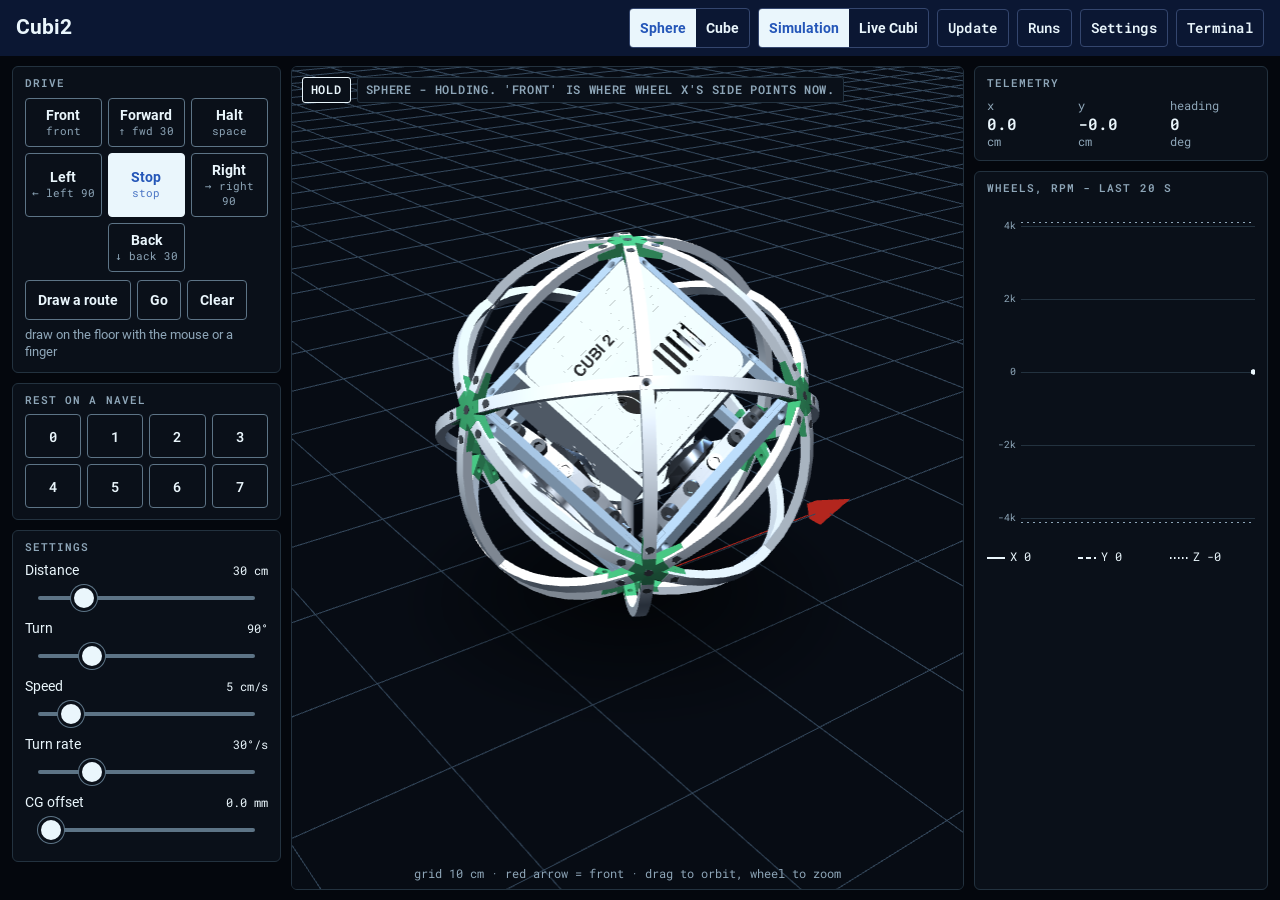
<file: Code/cubi2app/html/index.html>
<!DOCTYPE html>
<html lang="en">

<head>
    <meta charset="UTF-8">
    <meta name="viewport" content="width=device-width, initial-scale=1">
    <meta http-equiv="Content-Security-Policy" content="default-src 'self'; connect-src 'self' http://192.168.4.1; style-src 'self' 'unsafe-inline'; img-src 'self' data: blob:; font-src 'self'">
    <title>Cubi2</title>
    <link rel="stylesheet" href="../css/style.css">
</head>

<body>
    <script src="../js/code.js" type="module"></script>
</body>

</html>
</file>
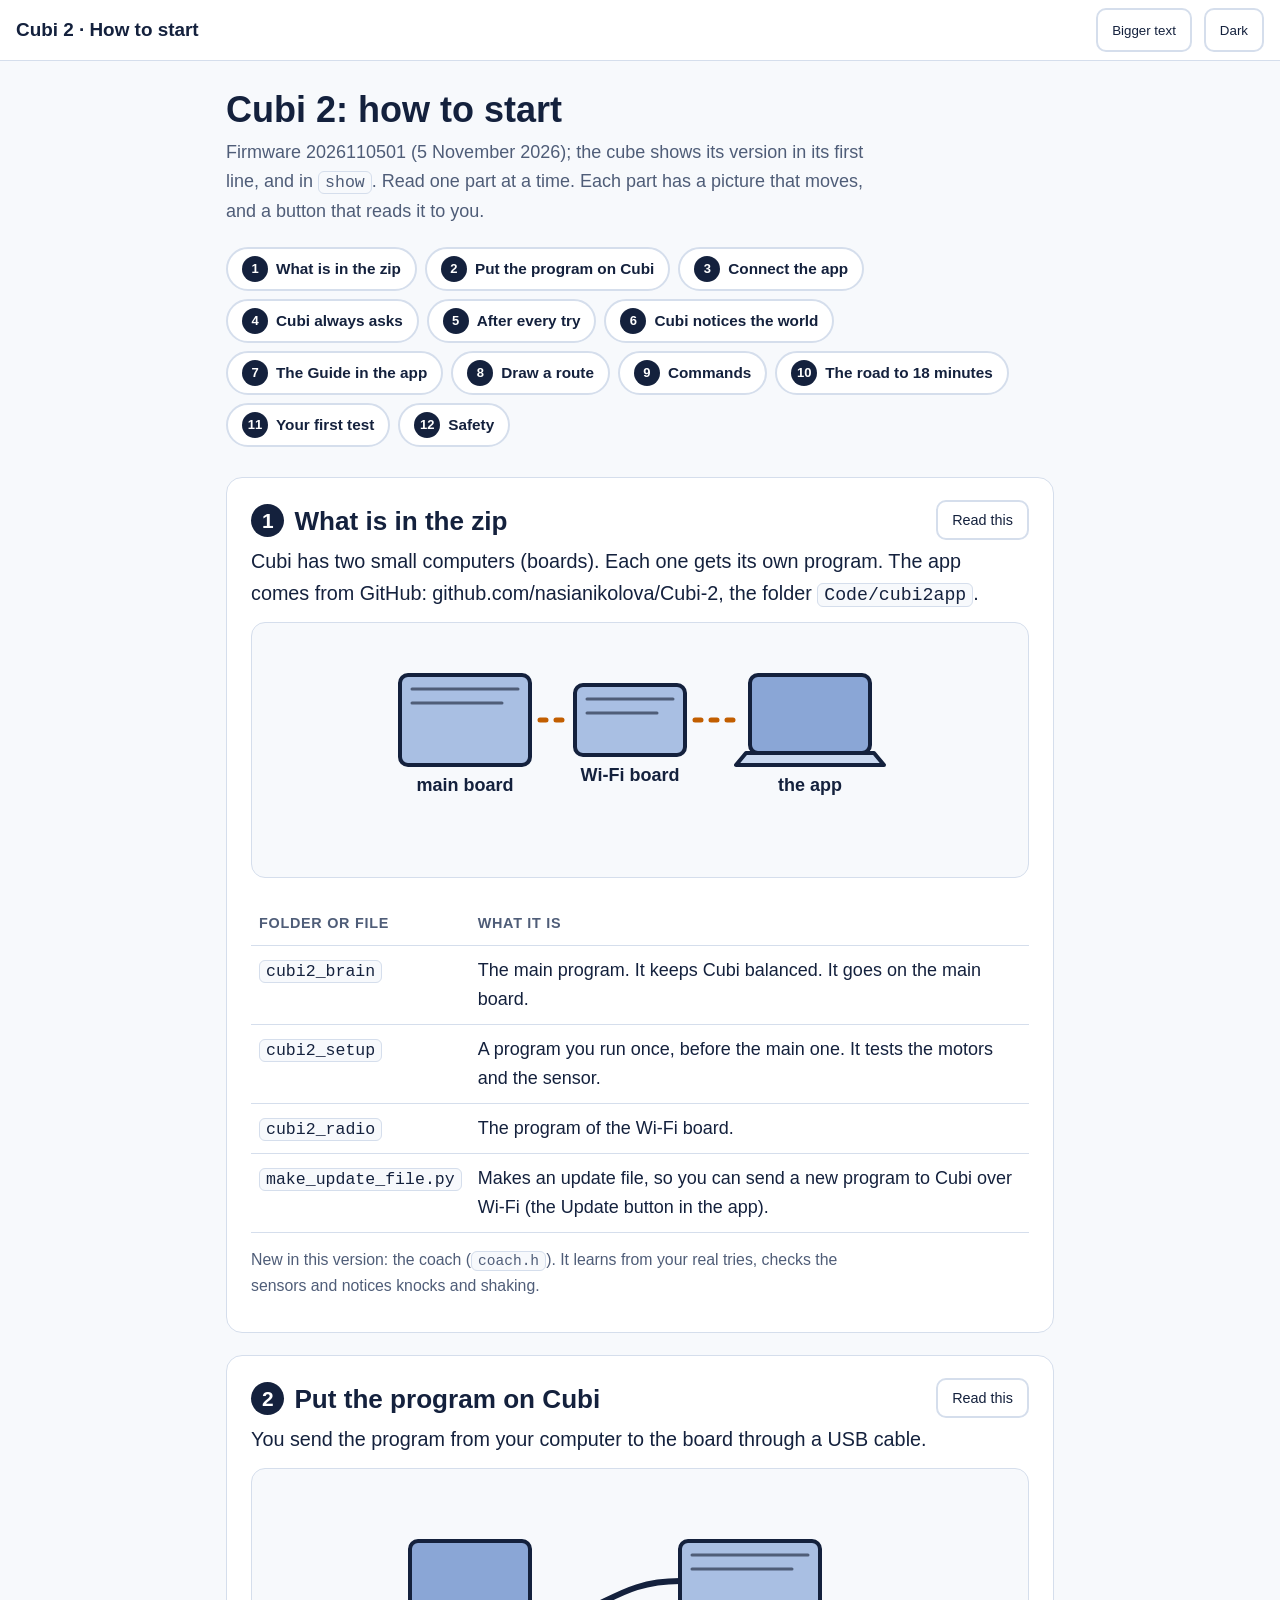
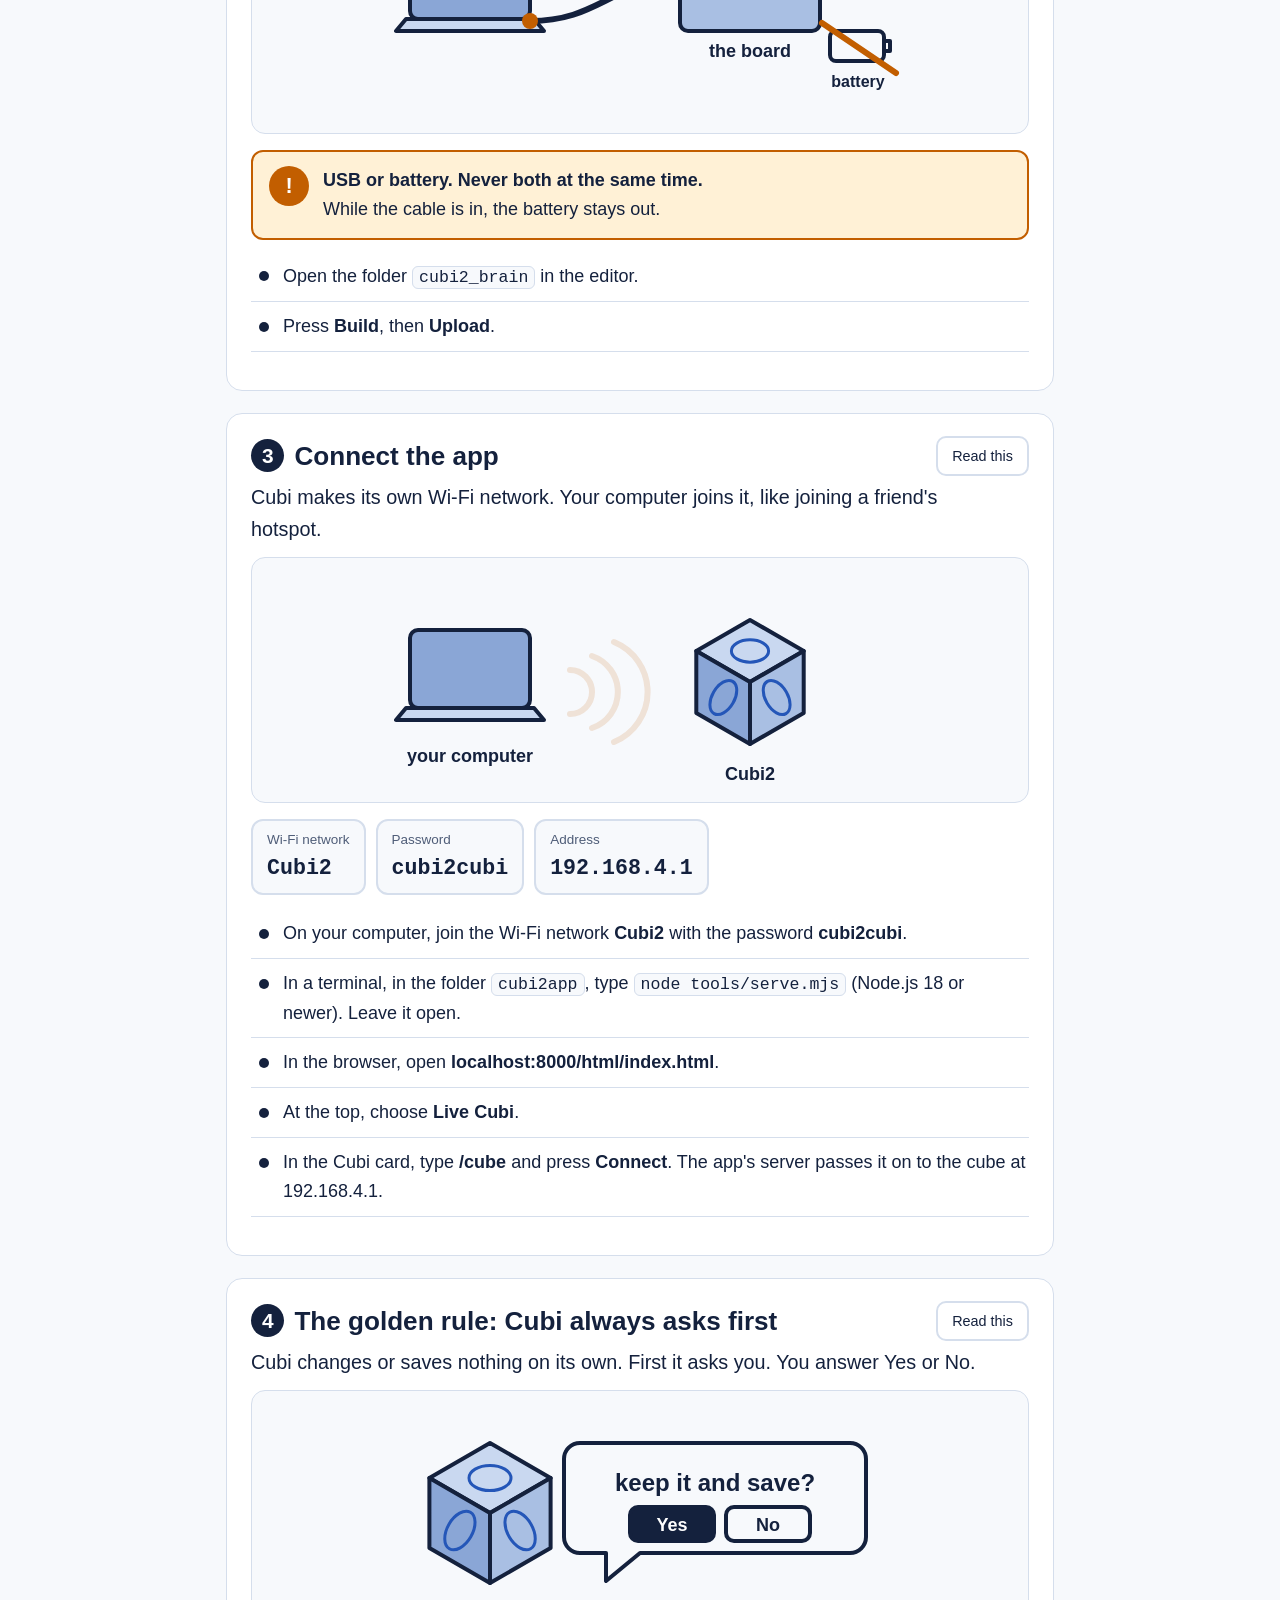
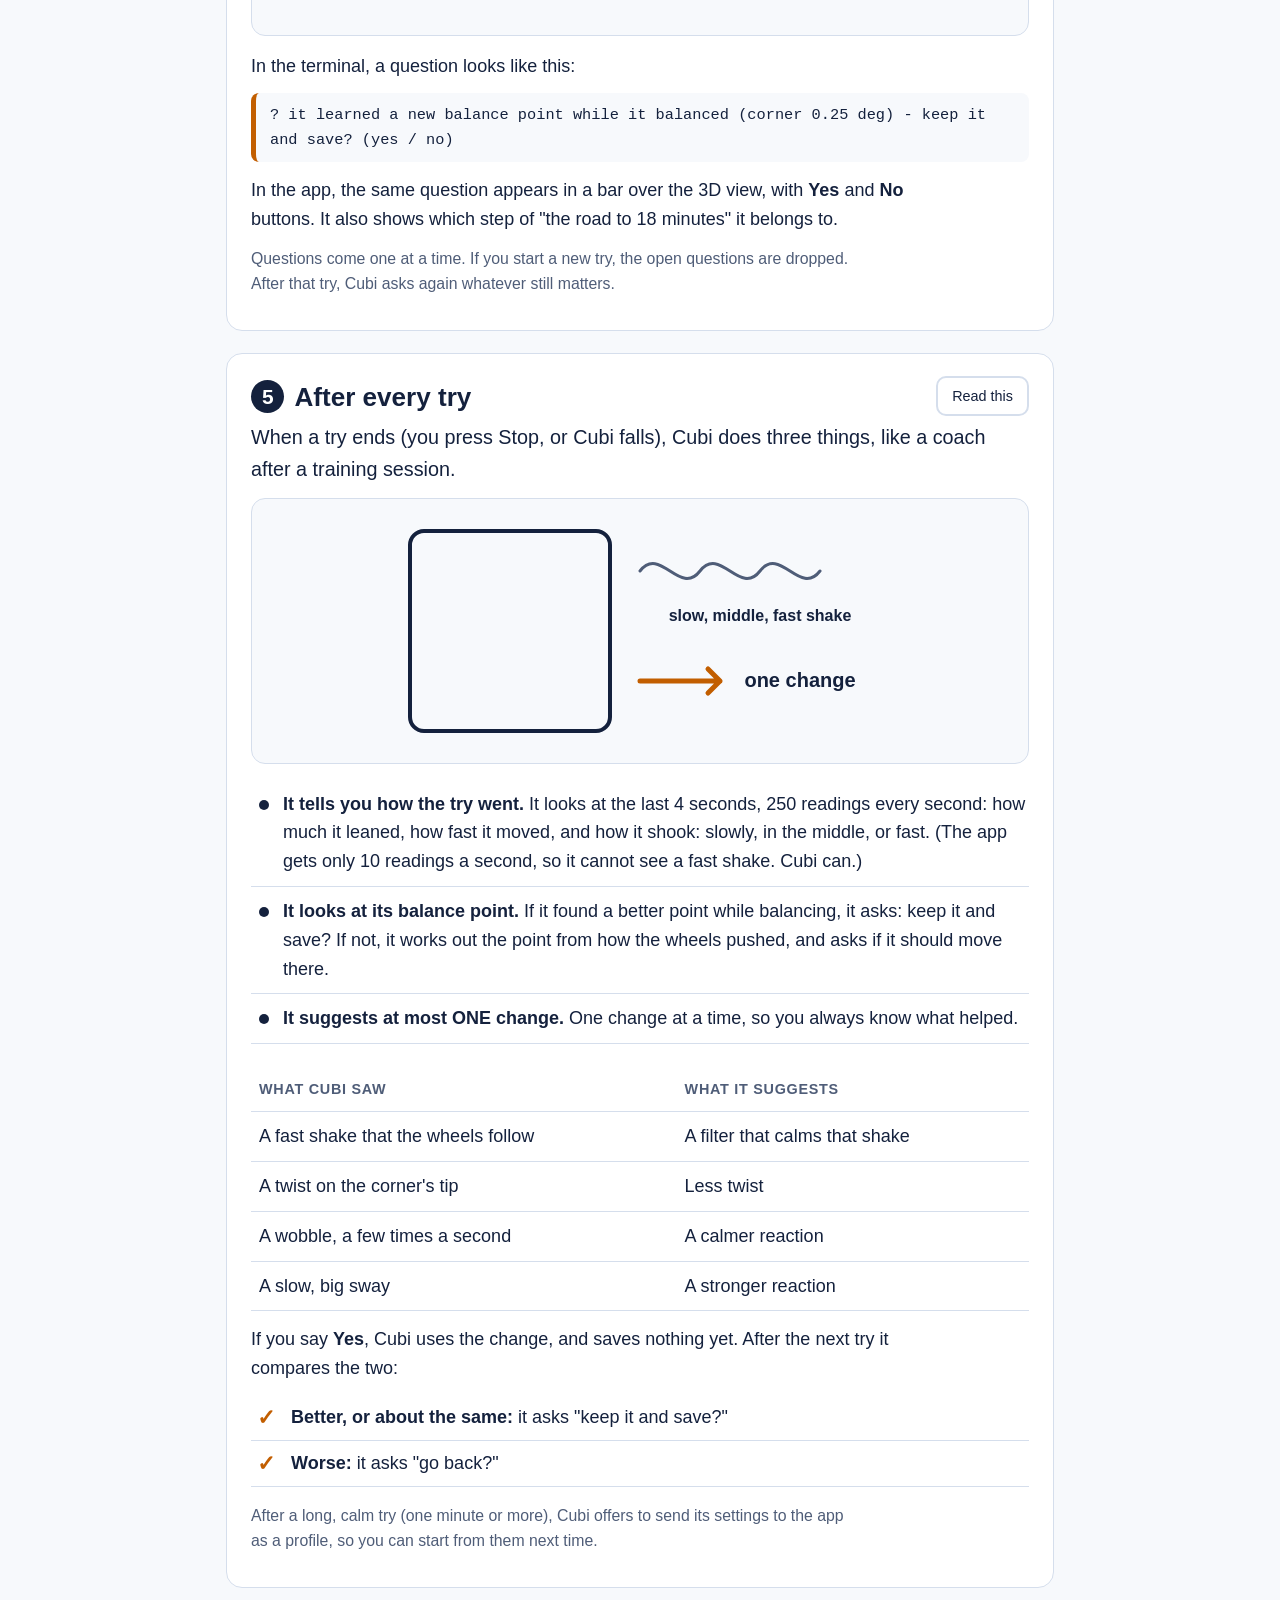
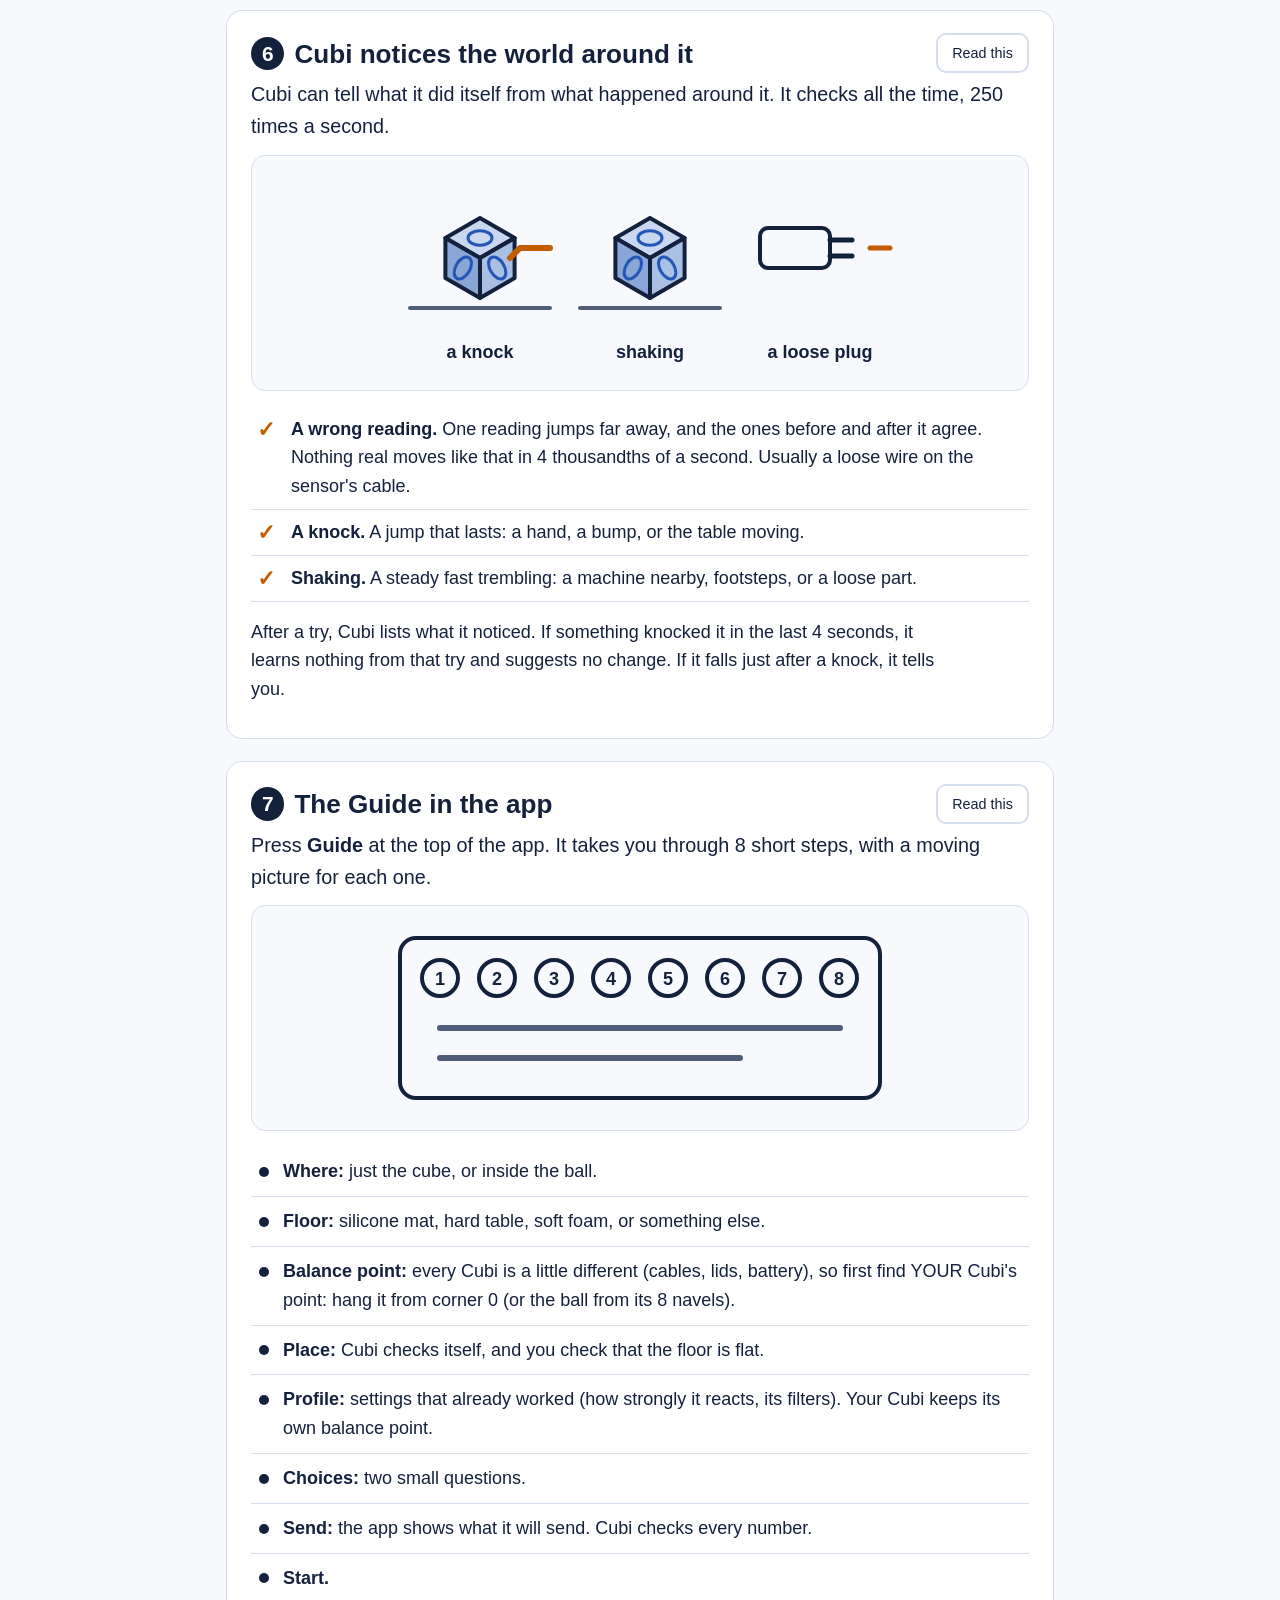
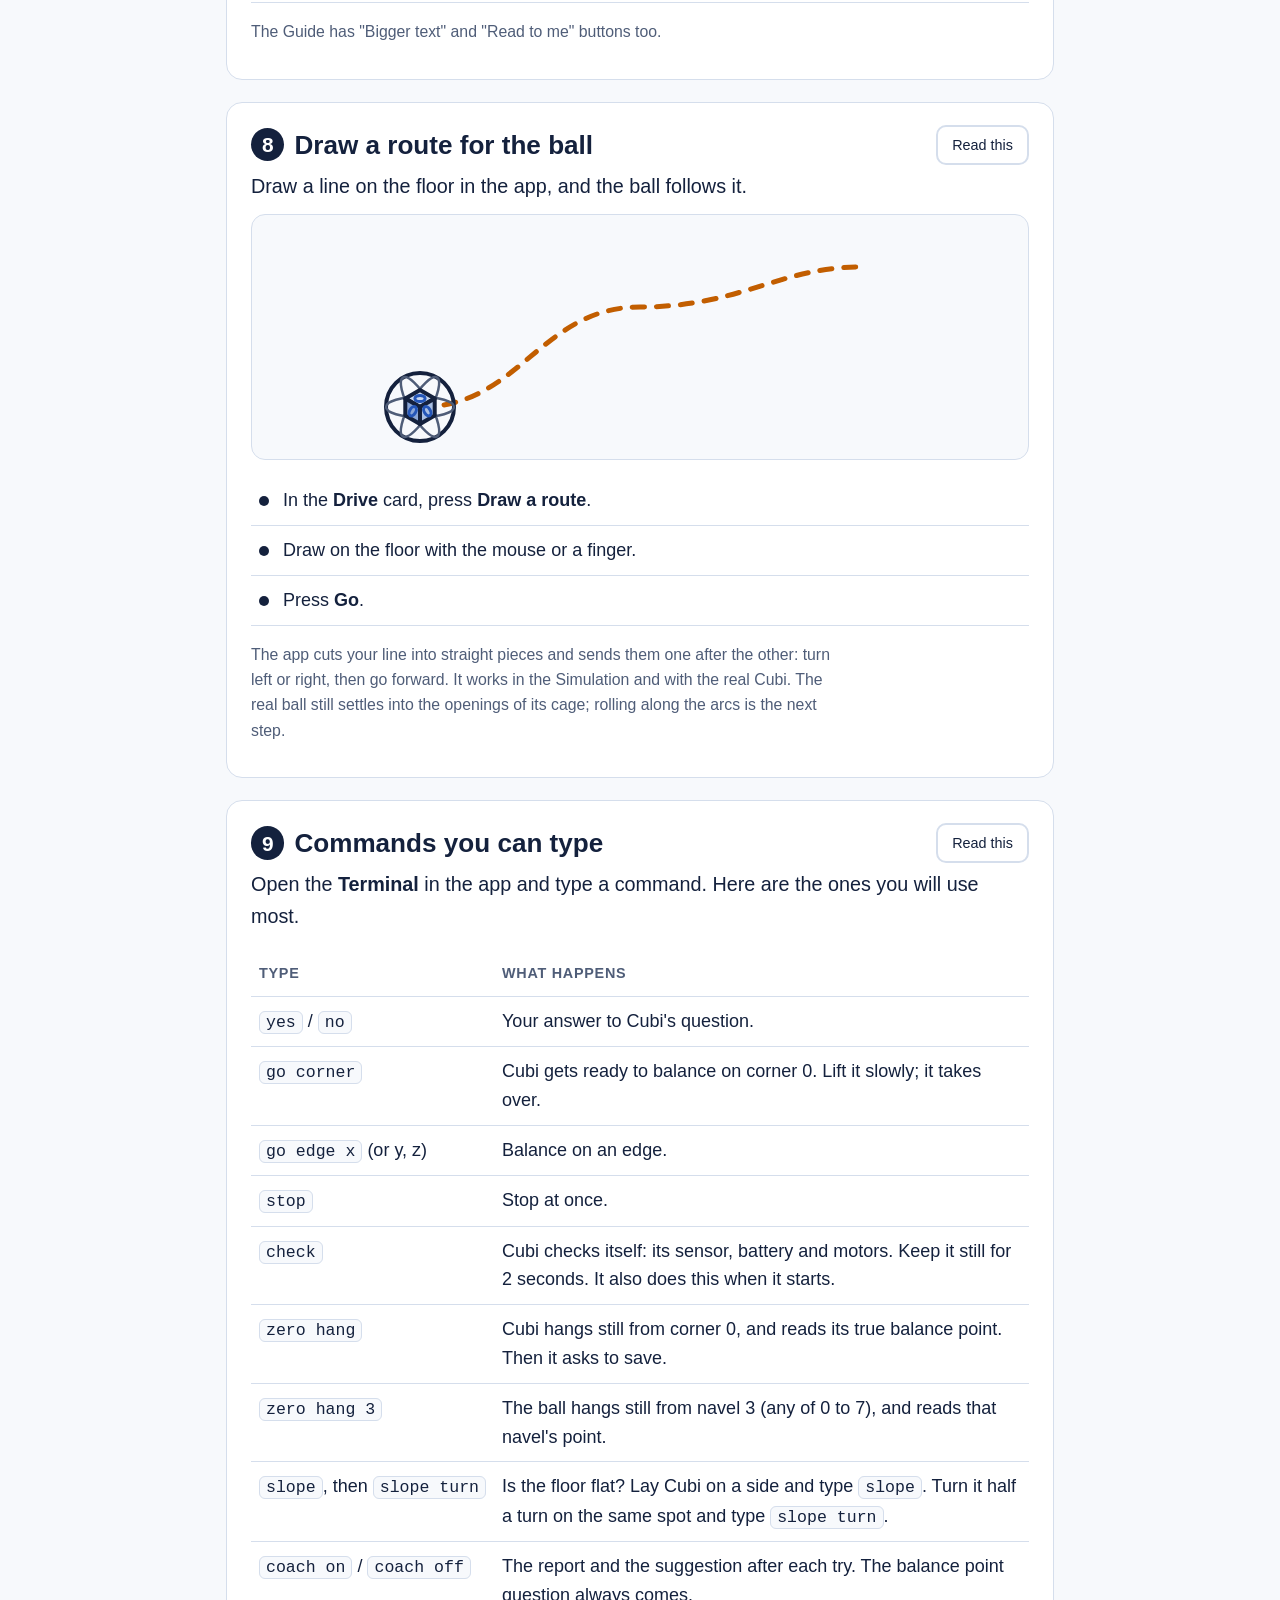
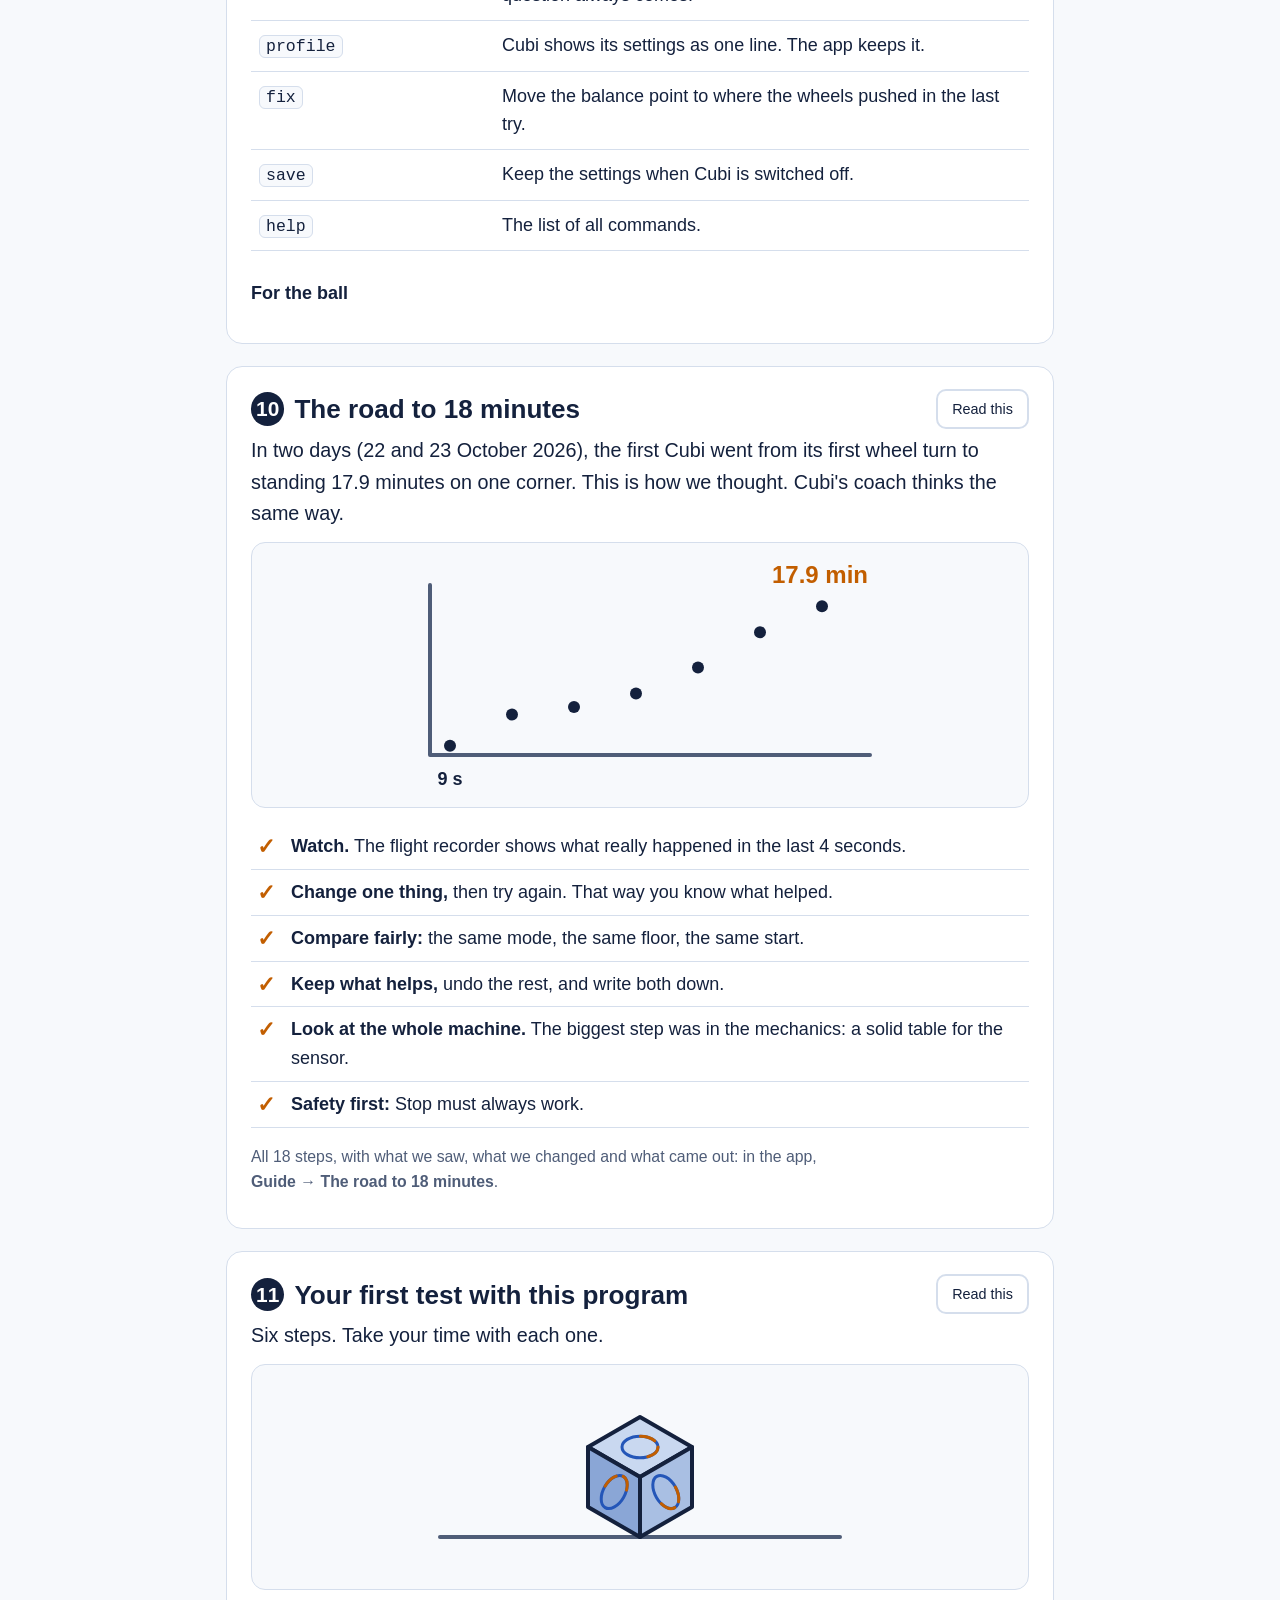
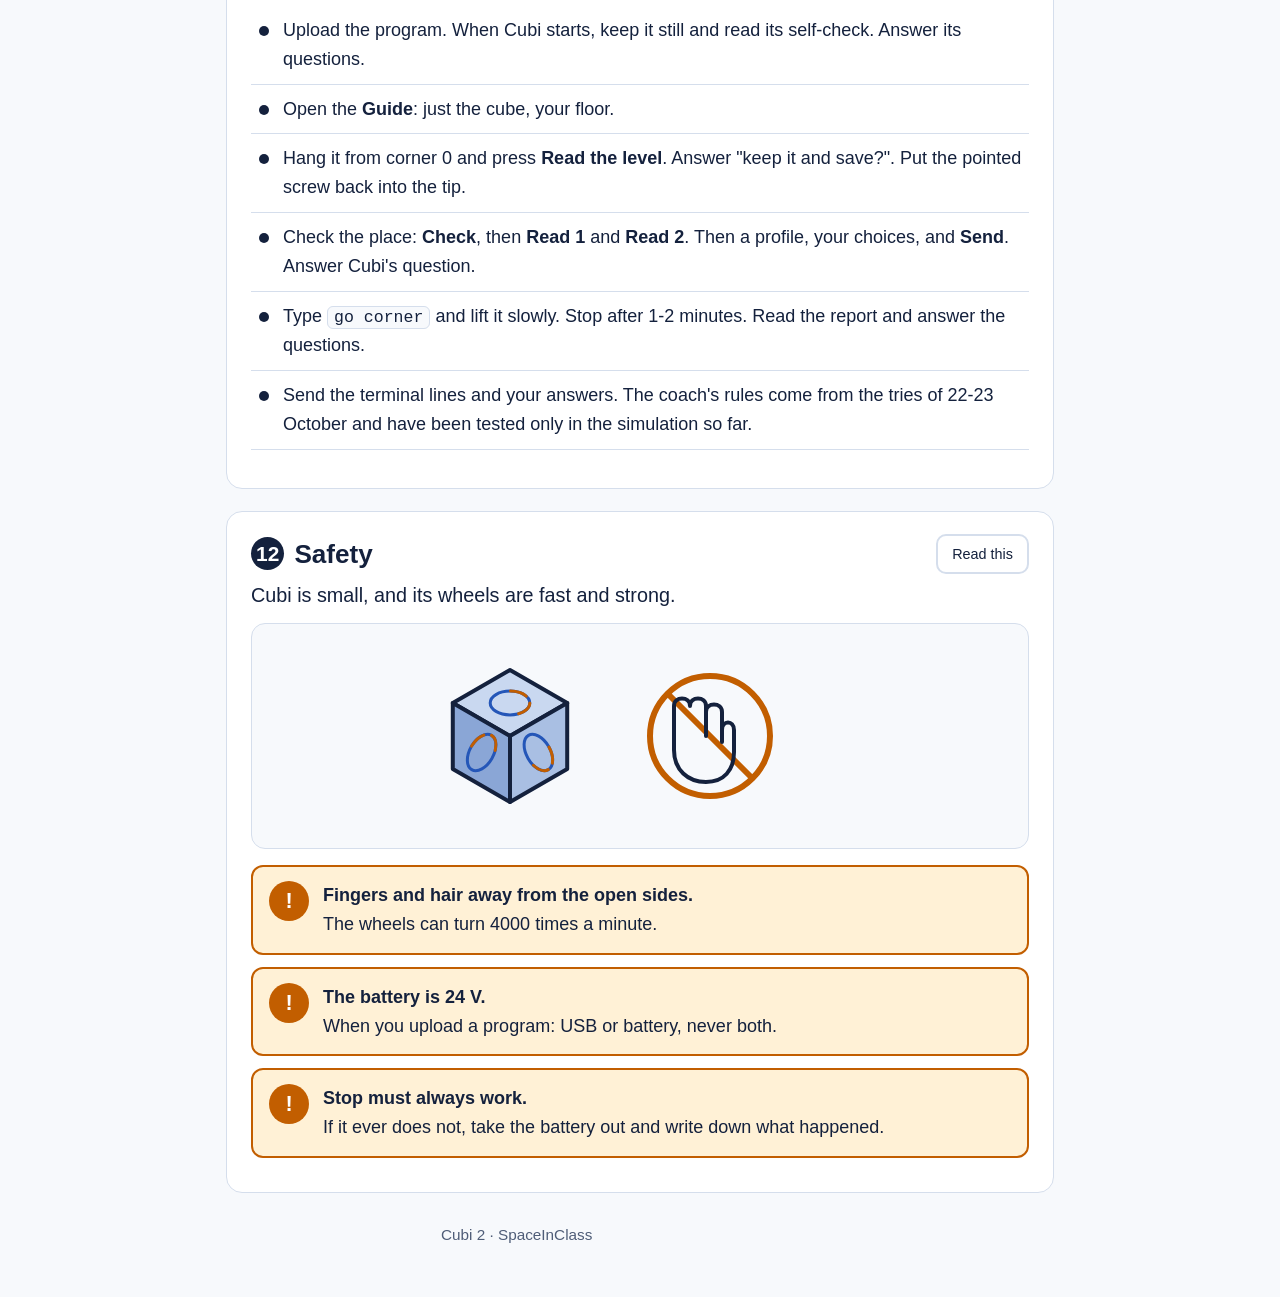
<file: Code/firmware/INSTRUCTIONS.html>
<!doctype html>
<html lang="en">
<head>
<meta charset="utf-8">
<meta name="viewport" content="width=device-width, initial-scale=1">
<title>Cubi 2 - How to Start</title>
<style>
/* Cubi 2 - the instructions that go with the firmware zip (26/10/2026).
   Written for high-school students: short sentences, one idea at a time, a moving picture for each part.
   "Bigger text", "Dark" and "Read this" help students who see less or tire quickly. Pictures stand still
   with "reduce motion". Opens in any browser, no internet needed. */
:root { --bg: #f7f9fc; --card: #ffffff; --ink: #14213d; --mut: #4f5d78; --rule: #d5deec; --acc: #c25e00; --acc2: #fff1d6; --blue: #2456b8;
  --f1: #c9d8f0; --f2: #a9bfe3; --f3: #8aa6d6; --wheel: #2456b8; color-scheme: light }
:root.dark { --bg: #070c14; --card: #0b1424; --ink: #eaf6fc; --mut: #9fb2c4; --rule: #23323f; --acc: #ffcf6e; --acc2: #2a2412; --blue: #8fb0d6;
  --f1: #2b3f66; --f2: #1d2c4b; --f3: #15213a; --wheel: #8fb0d6; color-scheme: dark }
* { box-sizing: border-box }
html { background: var(--bg) }
body { margin: 0; background: var(--bg); color: var(--ink); font: 18px/1.6 "Atkinson Hyperlegible", "Segoe UI", Helvetica, Arial, sans-serif }
body.big { font-size: 22px }
.top { position: sticky; top: 0; z-index: 5; background: var(--card); border-bottom: 1px solid var(--rule); padding: 8px 16px; display: flex; flex-wrap: wrap; align-items: center; gap: 8px 12px }
.top b { font-size: 1.05em; margin-right: auto }
button { font: 700 .9em/1 inherit; font-family: inherit; color: var(--ink); background: var(--card); border: 2px solid var(--rule); border-radius: 10px; min-height: 44px; padding: 0 14px; cursor: pointer }
button:hover { border-color: var(--ink) }
button:focus-visible, a:focus-visible { outline: 3px solid var(--acc); outline-offset: 2px }
button[aria-pressed="true"] { background: var(--ink); color: var(--card); border-color: var(--ink) }
nav.toc { max-width: 860px; margin: 18px auto 0; padding: 0 16px; display: flex; flex-wrap: wrap; gap: 8px }
nav.toc a { display: inline-flex; align-items: center; gap: 8px; min-height: 44px; padding: 0 14px; border-radius: 999px; background: var(--card); border: 2px solid var(--rule); color: var(--ink); text-decoration: none; font-weight: 700; font-size: .85em }
nav.toc a i { font-style: normal; display: inline-grid; place-items: center; width: 26px; height: 26px; border-radius: 50%; background: var(--ink); color: var(--card); font-size: .85em }
main { max-width: 860px; margin: 0 auto; padding: 8px 16px 60px }
header.hero { max-width: 860px; margin: 0 auto; padding: 28px 16px 4px }
header.hero h1 { font-size: 2em; line-height: 1.15; margin: 0 0 8px }
header.hero p { margin: 0; color: var(--mut); max-width: 36em }
section { background: var(--card); border: 1px solid var(--rule); border-radius: 16px; margin: 22px 0; padding: 22px 24px; scroll-margin-top: 70px }
section > .head { display: flex; align-items: center; gap: 12px; flex-wrap: wrap; margin-bottom: 6px }
section h2 { font-size: 1.45em; line-height: 1.2; margin: 0; flex: 1; min-width: 12em }
section h2 i { font-style: normal; display: inline-grid; place-items: center; width: 1.6em; height: 1.6em; margin-right: 10px; border-radius: 50%; background: var(--ink); color: var(--card); font-size: .8em; vertical-align: .1em }
.say { min-height: 40px; font-size: .8em }
.lead { font-size: 1.1em; margin: 6px 0 12px }
figure { margin: 10px 0 16px; background: var(--bg); border: 1px solid var(--rule); border-radius: 14px; padding: 12px; display: flex; justify-content: center }
figure svg { width: 100%; max-width: 520px; height: auto; color: var(--ink) }
p { margin: 0 0 12px; max-width: 38em }
ul.do { list-style: none; padding: 0; margin: 8px 0 16px }
ul.do li { position: relative; padding: 10px 0 10px 32px; border-bottom: 1px solid var(--rule) }
ul.do li::before { content: ""; position: absolute; left: 8px; top: calc(10px + 0.55em); width: 10px; height: 10px; border-radius: 50%; background: var(--ink) }
ul.ok { list-style: none; padding: 0; margin: 8px 0 16px }
ul.ok li { position: relative; padding: 8px 0 8px 40px; border-bottom: 1px solid var(--rule) }
ul.ok li::before { content: "✓"; position: absolute; left: 6px; top: 6px; font-size: 1.2em; color: var(--acc); font-weight: 700 }
.warn { display: flex; gap: 14px; align-items: flex-start; background: var(--acc2); border: 2px solid var(--acc); border-radius: 12px; padding: 14px 16px; margin: 12px 0 }
.warn b.ic { flex: none; display: grid; place-items: center; width: 40px; height: 40px; border-radius: 50%; background: var(--acc); color: var(--card); font-size: 1.2em }
.keys { display: flex; flex-wrap: wrap; gap: 10px; margin: 8px 0 14px }
.keys div { background: var(--bg); border: 2px solid var(--rule); border-radius: 12px; padding: 8px 14px }
.keys div span { display: block; font-size: .75em; color: var(--mut) }
.keys div b { font-size: 1.2em; font-family: ui-monospace, Menlo, Consolas, monospace }
code, kbd { font-family: ui-monospace, Menlo, Consolas, monospace; font-size: .92em; background: var(--bg); border: 1px solid var(--rule); border-radius: 6px; padding: 1px 6px }
.q { display: block; background: var(--bg); border-left: 5px solid var(--acc); border-radius: 8px; padding: 10px 14px; margin: 8px 0 14px; font-family: ui-monospace, Menlo, Consolas, monospace; font-size: .85em }
table { border-collapse: collapse; width: 100%; margin: 8px 0 14px }
th, td { text-align: left; vertical-align: top; padding: 10px 8px; border-bottom: 1px solid var(--rule) }
th { font-size: .8em; color: var(--mut); text-transform: uppercase; letter-spacing: .05em }
td:first-child { white-space: nowrap }
.tablewrap { overflow-x: auto }
.small { font-size: .88em; color: var(--mut) }
details { margin: 8px 0 }
summary { cursor: pointer; font-weight: 700; min-height: 40px; display: flex; align-items: center }
.foot { text-align: center; color: var(--mut); font-size: .85em; margin: 30px 0 0 }
@media (max-width: 560px) { section { padding: 18px 16px } td:first-child { white-space: normal } }
@media (prefers-reduced-motion: reduce) { svg * { animation: none !important } }
</style>
</head>
<body>
<div class="top">
  <b>Cubi 2 · How to start</b>
  <button id="t-big" aria-pressed="false">Bigger text</button>
  <button id="t-dark" aria-pressed="false">Dark</button>
</div>

<header class="hero">
  <h1>Cubi 2: how to start</h1>
  <p>Firmware 2026110501 (5 November 2026); the cube shows its version in its first line, and in <code>show</code>. Read one part at a time. Each part has a picture that moves, and a button that reads it to you.</p>
</header>

<nav class="toc" aria-label="The parts">
  <a href="#box"><i>1</i>What is in the zip</a>
  <a href="#upload"><i>2</i>Put the program on Cubi</a>
  <a href="#connect"><i>3</i>Connect the app</a>
  <a href="#asks"><i>4</i>Cubi always asks</a>
  <a href="#after"><i>5</i>After every try</a>
  <a href="#world"><i>6</i>Cubi notices the world</a>
  <a href="#guide"><i>7</i>The Guide in the app</a>
  <a href="#route"><i>8</i>Draw a route</a>
  <a href="#commands"><i>9</i>Commands</a>
  <a href="#road"><i>10</i>The road to 18 minutes</a>
  <a href="#first"><i>11</i>Your first test</a>
  <a href="#safety"><i>12</i>Safety</a>
</nav>

<main>

<section id="box">
  <div class="head"><h2><i>1</i>What is in the zip</h2><button class="say">Read this</button></div>
  <p class="lead">Cubi has two small computers (boards). Each one gets its own program. The app comes from GitHub: github.com/nasianikolova/Cubi-2, the folder <code>Code/cubi2app</code>.</p>
  <figure data-pic="box"></figure>
  <div class="tablewrap"><table>
    <thead><tr><th>Folder or file</th><th>What it is</th></tr></thead>
    <tbody>
      <tr><td><code>cubi2_brain</code></td><td>The main program. It keeps Cubi balanced. It goes on the main board.</td></tr>
      <tr><td><code>cubi2_setup</code></td><td>A program you run once, before the main one. It tests the motors and the sensor.</td></tr>
      <tr><td><code>cubi2_radio</code></td><td>The program of the Wi-Fi board.</td></tr>
      <tr><td><code>make_update_file.py</code></td><td>Makes an update file, so you can send a new program to Cubi over Wi-Fi (the Update button in the app).</td></tr>
    </tbody>
  </table></div>
  <p class="small">New in this version: the coach (<code>coach.h</code>). It learns from your real tries, checks the sensors and notices knocks and shaking.</p>
</section>

<section id="upload">
  <div class="head"><h2><i>2</i>Put the program on Cubi</h2><button class="say">Read this</button></div>
  <p class="lead">You send the program from your computer to the board through a USB cable.</p>
  <figure data-pic="upload"></figure>
  <div class="warn"><b class="ic">!</b><div><b>USB or battery. Never both at the same time.</b><br>While the cable is in, the battery stays out.</div></div>
  <ul class="do">
    <li>Open the folder <code>cubi2_brain</code> in the editor.</li>
    <li>Press <b>Build</b>, then <b>Upload</b>.</li>
  </ul>
</section>

<section id="connect">
  <div class="head"><h2><i>3</i>Connect the app</h2><button class="say">Read this</button></div>
  <p class="lead">Cubi makes its own Wi-Fi network. Your computer joins it, like joining a friend's hotspot.</p>
  <figure data-pic="connect"></figure>
  <div class="keys">
    <div><span>Wi-Fi network</span><b>Cubi2</b></div>
    <div><span>Password</span><b>cubi2cubi</b></div>
    <div><span>Address</span><b>192.168.4.1</b></div>
  </div>
  <ul class="do">
    <li>On your computer, join the Wi-Fi network <b>Cubi2</b> with the password <b>cubi2cubi</b>.</li>
    <li>In a terminal, in the folder <code>cubi2app</code>, type <code>node tools/serve.mjs</code> (Node.js 18 or newer). Leave it open.</li>
    <li>In the browser, open <b>localhost:8000/html/index.html</b>.</li>
    <li>At the top, choose <b>Live Cubi</b>.</li>
    <li>In the Cubi card, type <b>/cube</b> and press <b>Connect</b>. The app's server passes it on to the cube at 192.168.4.1.</li>
  </ul>
</section>

<section id="asks">
  <div class="head"><h2><i>4</i>The golden rule: Cubi always asks first</h2><button class="say">Read this</button></div>
  <p class="lead">Cubi changes or saves nothing on its own. First it asks you. You answer Yes or No.</p>
  <figure data-pic="asks"></figure>
  <p>In the terminal, a question looks like this:</p>
  <span class="q">? it learned a new balance point while it balanced (corner 0.25 deg) - keep it and save? (yes / no)</span>
  <p>In the app, the same question appears in a bar over the 3D view, with <b>Yes</b> and <b>No</b> buttons. It also shows which step of "the road to 18 minutes" it belongs to.</p>
  <p class="small">Questions come one at a time. If you start a new try, the open questions are dropped. After that try, Cubi asks again whatever still matters.</p>
</section>

<section id="after">
  <div class="head"><h2><i>5</i>After every try</h2><button class="say">Read this</button></div>
  <p class="lead">When a try ends (you press Stop, or Cubi falls), Cubi does three things, like a coach after a training session.</p>
  <figure data-pic="after"></figure>
  <ul class="do">
    <li><b>It tells you how the try went.</b> It looks at the last 4 seconds, 250 readings every second: how much it leaned, how fast it moved, and how it shook: slowly, in the middle, or fast. (The app gets only 10 readings a second, so it cannot see a fast shake. Cubi can.)</li>
    <li><b>It looks at its balance point.</b> If it found a better point while balancing, it asks: keep it and save? If not, it works out the point from how the wheels pushed, and asks if it should move there.</li>
    <li><b>It suggests at most ONE change.</b> One change at a time, so you always know what helped.</li>
  </ul>
  <div class="tablewrap"><table>
    <thead><tr><th>What Cubi saw</th><th>What it suggests</th></tr></thead>
    <tbody>
      <tr><td>A fast shake that the wheels follow</td><td>A filter that calms that shake</td></tr>
      <tr><td>A twist on the corner's tip</td><td>Less twist</td></tr>
      <tr><td>A wobble, a few times a second</td><td>A calmer reaction</td></tr>
      <tr><td>A slow, big sway</td><td>A stronger reaction</td></tr>
    </tbody>
  </table></div>
  <p>If you say <b>Yes</b>, Cubi uses the change, and saves nothing yet. After the next try it compares the two:</p>
  <ul class="ok">
    <li><b>Better, or about the same:</b> it asks "keep it and save?"</li>
    <li><b>Worse:</b> it asks "go back?"</li>
  </ul>
  <p class="small">After a long, calm try (one minute or more), Cubi offers to send its settings to the app as a profile, so you can start from them next time.</p>
</section>

<section id="world">
  <div class="head"><h2><i>6</i>Cubi notices the world around it</h2><button class="say">Read this</button></div>
  <p class="lead">Cubi can tell what it did itself from what happened around it. It checks all the time, 250 times a second.</p>
  <figure data-pic="world"></figure>
  <ul class="ok">
    <li><b>A wrong reading.</b> One reading jumps far away, and the ones before and after it agree. Nothing real moves like that in 4 thousandths of a second. Usually a loose wire on the sensor's cable.</li>
    <li><b>A knock.</b> A jump that lasts: a hand, a bump, or the table moving.</li>
    <li><b>Shaking.</b> A steady fast trembling: a machine nearby, footsteps, or a loose part.</li>
  </ul>
  <p>After a try, Cubi lists what it noticed. If something knocked it in the last 4 seconds, it learns nothing from that try and suggests no change. If it falls just after a knock, it tells you.</p>
</section>

<section id="guide">
  <div class="head"><h2><i>7</i>The Guide in the app</h2><button class="say">Read this</button></div>
  <p class="lead">Press <b>Guide</b> at the top of the app. It takes you through 8 short steps, with a moving picture for each one.</p>
  <figure data-pic="guide"></figure>
  <ul class="do">
    <li><b>Where:</b> just the cube, or inside the ball.</li>
    <li><b>Floor:</b> silicone mat, hard table, soft foam, or something else.</li>
    <li><b>Balance point:</b> every Cubi is a little different (cables, lids, battery), so first find YOUR Cubi's point: hang it from corner 0 (or the ball from its 8 navels).</li>
    <li><b>Place:</b> Cubi checks itself, and you check that the floor is flat.</li>
    <li><b>Profile:</b> settings that already worked (how strongly it reacts, its filters). Your Cubi keeps its own balance point.</li>
    <li><b>Choices:</b> two small questions.</li>
    <li><b>Send:</b> the app shows what it will send. Cubi checks every number.</li>
    <li><b>Start.</b></li>
  </ul>
  <p class="small">The Guide has "Bigger text" and "Read to me" buttons too.</p>
</section>

<section id="route">
  <div class="head"><h2><i>8</i>Draw a route for the ball</h2><button class="say">Read this</button></div>
  <p class="lead">Draw a line on the floor in the app, and the ball follows it.</p>
  <figure data-pic="route"></figure>
  <ul class="do">
    <li>In the <b>Drive</b> card, press <b>Draw a route</b>.</li>
    <li>Draw on the floor with the mouse or a finger.</li>
    <li>Press <b>Go</b>.</li>
  </ul>
  <p class="small">The app cuts your line into straight pieces and sends them one after the other: turn left or right, then go forward. It works in the Simulation and with the real Cubi. The real ball still settles into the openings of its cage; rolling along the arcs is the next step.</p>
</section>

<section id="commands">
  <div class="head"><h2><i>9</i>Commands you can type</h2><button class="say">Read this</button></div>
  <p class="lead">Open the <b>Terminal</b> in the app and type a command. Here are the ones you will use most.</p>
  <div class="tablewrap"><table>
    <thead><tr><th>Type</th><th>What happens</th></tr></thead>
    <tbody>
      <tr><td><code>yes</code> / <code>no</code></td><td>Your answer to Cubi's question.</td></tr>
      <tr><td><code>go corner</code></td><td>Cubi gets ready to balance on corner 0. Lift it slowly; it takes over.</td></tr>
      <tr><td><code>go edge x</code> (or y, z)</td><td>Balance on an edge.</td></tr>
      <tr><td><code>stop</code></td><td>Stop at once.</td></tr>
      <tr><td><code>check</code></td><td>Cubi checks itself: its sensor, battery and motors. Keep it still for 2 seconds. It also does this when it starts.</td></tr>
      <tr><td><code>zero hang</code></td><td>Cubi hangs still from corner 0, and reads its true balance point. Then it asks to save.</td></tr>
      <tr><td><code>zero hang 3</code></td><td>The ball hangs still from navel 3 (any of 0 to 7), and reads that navel's point.</td></tr>
      <tr><td><code>slope</code>, then <code>slope turn</code></td><td>Is the floor flat? Lay Cubi on a side and type <code>slope</code>. Turn it half a turn on the same spot and type <code>slope turn</code>.</td></tr>
      <tr><td><code>coach on</code> / <code>coach off</code></td><td>The report and the suggestion after each try. The balance point question always comes.</td></tr>
      <tr><td><code>profile</code></td><td>Cubi shows its settings as one line. The app keeps it.</td></tr>
      <tr><td><code>fix</code></td><td>Move the balance point to where the wheels pushed in the last try.</td></tr>
      <tr><td><code>save</code></td><td>Keep the settings when Cubi is switched off.</td></tr>
      <tr><td><code>help</code></td><td>The list of all commands.</td></tr>
    </tbody>
  </table></div>
  <details><summary>For the ball</summary>
    <div class="tablewrap"><table><tbody>
      <tr><td><code>go sphere</code></td><td>The ball holds still. Then: <code>fwd 30</code>, <code>back 30</code> (cm), <code>left 90</code>, <code>right 90</code> (degrees), <code>halt</code>.</td></tr>
      <tr><td><code>go navel 3</code></td><td>The ball balances on navel 3.</td></tr>
      <tr><td><code>go arc</code></td><td>The ball balances on one of its arcs. Hold it upright on the arc; it takes over.</td></tr>
      <tr><td><code>roll 20</code></td><td>On the arc: roll 20 degrees along it, and back (1 to 30).</td></tr>
    </tbody></table></div>
  </details>
</section>

<section id="road">
  <div class="head"><h2><i>10</i>The road to 18 minutes</h2><button class="say">Read this</button></div>
  <p class="lead">In two days (22 and 23 October 2026), the first Cubi went from its first wheel turn to standing 17.9 minutes on one corner. This is how we thought. Cubi's coach thinks the same way.</p>
  <figure data-pic="road"></figure>
  <ul class="ok">
    <li><b>Watch.</b> The flight recorder shows what really happened in the last 4 seconds.</li>
    <li><b>Change one thing,</b> then try again. That way you know what helped.</li>
    <li><b>Compare fairly:</b> the same mode, the same floor, the same start.</li>
    <li><b>Keep what helps,</b> undo the rest, and write both down.</li>
    <li><b>Look at the whole machine.</b> The biggest step was in the mechanics: a solid table for the sensor.</li>
    <li><b>Safety first:</b> Stop must always work.</li>
  </ul>
  <p class="small">All 18 steps, with what we saw, what we changed and what came out: in the app, <b>Guide</b> → <b>The road to 18 minutes</b>.</p>
</section>

<section id="first">
  <div class="head"><h2><i>11</i>Your first test with this program</h2><button class="say">Read this</button></div>
  <p class="lead">Six steps. Take your time with each one.</p>
  <figure data-pic="first"></figure>
  <ul class="do">
    <li>Upload the program. When Cubi starts, keep it still and read its self-check. Answer its questions.</li>
    <li>Open the <b>Guide</b>: just the cube, your floor.</li>
    <li>Hang it from corner 0 and press <b>Read the level</b>. Answer "keep it and save?". Put the pointed screw back into the tip.</li>
    <li>Check the place: <b>Check</b>, then <b>Read 1</b> and <b>Read 2</b>. Then a profile, your choices, and <b>Send</b>. Answer Cubi's question.</li>
    <li>Type <code>go corner</code> and lift it slowly. Stop after 1-2 minutes. Read the report and answer the questions.</li>
    <li>Send the terminal lines and your answers. The coach's rules come from the tries of 22-23 October and have been tested only in the simulation so far.</li>
  </ul>
</section>

<section id="safety">
  <div class="head"><h2><i>12</i>Safety</h2><button class="say">Read this</button></div>
  <p class="lead">Cubi is small, and its wheels are fast and strong.</p>
  <figure data-pic="safety"></figure>
  <div class="warn"><b class="ic">!</b><div><b>Fingers and hair away from the open sides.</b><br>The wheels can turn 4000 times a minute.</div></div>
  <div class="warn"><b class="ic">!</b><div><b>The battery is 24 V.</b><br>When you upload a program: USB or battery, never both.</div></div>
  <div class="warn"><b class="ic">!</b><div><b>Stop must always work.</b><br>If it ever does not, take the battery out and write down what happened.</div></div>
</section>

<p class="foot">Cubi 2 · SpaceInClass</p>
</main>

<script>
// ---------- the moving pictures (plain SVG, the page's own colors) ----------
const css = s => `<style>${s}</style>`;
const T = (x, y, s, size, cls, anchor) => `<text x="${x}" y="${y}" class="${cls || ""}" fill="currentColor" stroke="none" font-family="inherit" font-weight="700" font-size="${size || 20}" text-anchor="${anchor || "middle"}">${s}</text>`;
const svg = (w, h, body, style) => `<svg viewBox="0 0 ${w} ${h}" role="img" fill="none" stroke="currentColor" stroke-width="4" stroke-linecap="round" stroke-linejoin="round">${css(".a{color:var(--acc)}.m{color:var(--mut)}" + (style || ""))}${body}</svg>`;
function cube(cx, cy, s, spin) {
  const P = d => [cx + s * Math.cos(d * Math.PI / 180), cy + s * Math.sin(d * Math.PI / 180)].map(v => +v.toFixed(1));
  const V = [-90, -30, 30, 90, 150, 210].map(P), C = [cx, cy], pg = (a, f) => `<polygon points="${a.map(p => p.join(",")).join(" ")}" style="fill:var(${f})"/>`;
  let g = pg([C, V[1], V[0], V[5]], "--f1") + pg([C, V[1], V[2], V[3]], "--f2") + pg([C, V[3], V[4], V[5]], "--f3");
  [[cx, cy - s * .5, 0], [cx + s * .43, cy + s * .25, 60], [cx - s * .43, cy + s * .25, -60]].forEach(([x, y, r]) =>
    g += `<g transform="rotate(${r} ${x} ${y})"><ellipse cx="${x}" cy="${y}" rx="${s * .3}" ry="${s * .18}" style="stroke:var(--wheel)" stroke-width="3"/>` +
      (spin ? `<ellipse cx="${x}" cy="${y}" rx="${s * .3}" ry="${s * .18}" class="a wh" stroke-width="3" stroke-dasharray="${s * .25} ${s * .9}"/>` : "") + `</g>`);
  return g;
}
const ball = (cx, cy, r) => `<circle cx="${cx}" cy="${cy}" r="${r}"/>` + [0, 60, -60].map(a => `<ellipse class="m" cx="${cx}" cy="${cy}" rx="${r}" ry="${r * .3}" transform="rotate(${a} ${cx} ${cy})" stroke-width="2.5"/>`).join("");
const WH = ".wh{animation:wh 1s linear infinite}@keyframes wh{to{stroke-dashoffset:-60}}";
const laptop = (x, y) => `<rect x="${x}" y="${y}" width="120" height="78" rx="8" style="fill:var(--f3)"/><path d="M${x - 14} ${y + 90}h148l-10-12H${x - 4}z" style="fill:var(--f1)"/>`;
const board = (x, y, w, h, label) => `<rect x="${x}" y="${y}" width="${w}" height="${h}" rx="8" style="fill:var(--f2)"/><path class="m" d="M${x + 12} ${y + 14}h${w - 24}M${x + 12} ${y + 28}h${w - 40}" stroke-width="3"/>` + T(x + w / 2, y + h + 26, label, 18);
const PICS = {
  box: () => svg(520, 230, board(20, 40, 130, 90, "main board") + board(195, 50, 110, 70, "Wi-Fi board") + laptop(370, 40) + T(430, 156, "the app", 18) +
    `<path class="a fl" d="M160 85h25M315 85h40" stroke-width="5" stroke-dasharray="6 10"/>`, ".fl{animation:fl 1.2s linear infinite}@keyframes fl{to{stroke-dashoffset:-32}}"),
  upload: () => svg(520, 240, laptop(30, 60) + `<path d="M150 140C220 140 230 100 300 100" stroke-width="6"/>` + board(300, 60, 140, 90, "the board") +
    `<circle class="a dot" cx="0" cy="0" r="8" style="fill:var(--acc)" stroke="none"/>` +
    `<g transform="translate(450 150)"><rect x="0" y="0" width="54" height="30" rx="6"/><path d="M54 10h6v10h-6"/>${T(28, 56, "battery", 16)}<path class="a" d="M-8 -8L66 42" stroke-width="6"/></g>`,
    ".dot{offset-path:path('M150 140C220 140 230 100 300 100');animation:dt 1.6s linear infinite}@keyframes dt{0%{offset-distance:0%}100%{offset-distance:100%}}"),
  connect: () => svg(520, 220, laptop(30, 60) + [0, 1, 2].map(i => `<path class="a w${i}" d="M${190 + i * 22} ${100 - i * 14}a${22 + i * 16} ${22 + i * 16} 0 0 1 0 ${44 + i * 28}" stroke-width="6"/>`).join("") +
    cube(370, 112, 62, false) + T(90, 192, "your computer", 18) + T(370, 210, "Cubi2", 18),
    ".w0,.w1,.w2{opacity:.15;animation:wv 2s linear infinite}.w1{animation-delay:.3s}.w2{animation-delay:.6s}@keyframes wv{20%{opacity:1}60%{opacity:.15}}"),
  asks: () => svg(520, 220, cube(110, 110, 70, false) +
    `<path d="M200 40h270a16 16 0 0 1 16 16v78a16 16 0 0 1-16 16H260l-34 28v-28h-26a16 16 0 0 1-16-16V56a16 16 0 0 1 16-16z" style="fill:var(--bg)"/>` +
    T(335, 88, "keep it and save?", 24) + `<g class="b1"><rect x="250" y="104" width="84" height="34" rx="8" style="fill:var(--ink)"/>${T(292, 128, "Yes", 18).replace('fill="currentColor"', 'style="fill:var(--card)"')}</g><rect x="346" y="104" width="84" height="34" rx="8"/>${T(388, 128, "No", 18)}`,
    ".b1{animation:b1 2.4s ease-in-out infinite;transform-origin:292px 121px}@keyframes b1{0%,70%,100%{transform:scale(1)}80%{transform:scale(1.12)}}"),
  after: () => svg(520, 240, `<rect x="30" y="20" width="200" height="200" rx="14" style="fill:var(--bg)"/>` +
    [0, 1, 2].map(i => `<g class="r${i}"><circle cx="64" cy="${66 + i * 56}" r="16" style="fill:var(--ink)"/>${T(64, 72 + i * 56, i + 1, 18).replace('fill="currentColor"', 'style="fill:var(--card)"')}<path class="m" d="M94 ${66 + i * 56}h${[110, 90, 70][i]}" stroke-width="8"/></g>`).join("") +
    `<path class="m" d="M260 60c20-26 40 26 60 0s40 26 60 0 40 26 60 0" stroke-width="3"/>` + T(380, 110, "slow, middle, fast shake", 16) +
    `<path class="a" d="M260 170h80l-12-12M340 170l-12 12" stroke-width="5"/>` + T(420, 176, "one change", 20),
    [0, 1, 2].map(i => `.r${i}{opacity:0;animation:rr 6s linear infinite;animation-delay:${i * .8}s}`).join("") + "@keyframes rr{0%{opacity:0}8%,85%{opacity:1}100%{opacity:0}}"),
  world: () => svg(520, 210,
    `<g transform="translate(20 20)"><path d="M10 120h140" class="m"/><g class="kn">${cube(80, 70, 40, false)}</g><path class="a hd" d="M150 60h-30l-10 10" stroke-width="6"/>${T(80, 170, "a knock", 18)}</g>` +
    `<g transform="translate(190 20)"><path d="M10 120h140" class="m"/><g class="sh">${cube(80, 70, 40, false)}</g>${T(80, 170, "shaking", 18)}</g>` +
    `<g transform="translate(360 20)"><rect x="20" y="40" width="70" height="40" rx="8"/><path d="M90 52h22M90 68h22" stroke-width="5"/><path class="a pl" d="M130 60h20" stroke-width="5"/>${T(80, 170, "a loose plug", 18)}</g>`,
    ".kn{animation:kn 2.5s ease-out infinite;transform-origin:80px 120px}@keyframes kn{0%,60%{transform:rotate(0)}64%{transform:rotate(-7deg)}75%,100%{transform:rotate(0)}}" +
    ".hd{animation:hd 2.5s ease-in infinite}@keyframes hd{0%,40%{transform:translateX(30px);opacity:0}60%{transform:translateX(0);opacity:1}75%,100%{transform:translateX(20px);opacity:0}}" +
    ".sh{animation:sh .09s linear infinite}@keyframes sh{0%,100%{transform:translateX(-1.8px)}50%{transform:translateX(1.8px)}}" +
    ".pl{animation:pl 1.2s steps(2) infinite}@keyframes pl{0%{opacity:1}100%{opacity:0}}"),
  guide: () => svg(520, 200, `<rect x="20" y="20" width="480" height="160" rx="16" style="fill:var(--bg)"/>` +
    Array.from({ length: 8 }, (_, i) => `<g class="g${i}"><circle cx="${60 + i * 57}" cy="60" r="18"/>${T(60 + i * 57, 67, i + 1, 18)}</g>`).join("") +
    `<path class="m" d="M60 110h400M60 140h300" stroke-width="6"/>`,
    Array.from({ length: 8 }, (_, i) => `.g${i}{animation:gg 8s linear infinite;animation-delay:${i}s}`).join("") + "@keyframes gg{0%,12%{color:var(--acc)}13%,100%{color:var(--ink)}}"),
  route: () => svg(520, 220, `<path class="a" d="M40 180C140 180 160 80 260 80S400 40 480 40" stroke-width="5" stroke-dasharray="12 12"/><g class="go">${ball(0, 0, 34)}${cube(0, 0, 17, false)}</g>`,
    ".go{offset-path:path('M40 180C140 180 160 80 260 80S400 40 480 40');offset-rotate:0deg;animation:go 6s ease-in-out infinite}@keyframes go{0%{offset-distance:0%}80%,100%{offset-distance:100%}}"),
  road: () => { const R = [8.7, 25.5, 33, 53, 130, 438, 1073], X = i => 70 + i * 62, Y = v => 200 - (Math.log10(v) - .8) / 2.4 * 160;
    return svg(520, 240, `<path class="m" d="M50 30V200H490"/>` + `<polyline class="a ln" points="${R.map((v, i) => X(i) + "," + Y(v).toFixed(1)).join(" ")}" stroke-width="6" stroke-dasharray="700" stroke-dashoffset="700"/>` +
      R.map((v, i) => `<circle cx="${X(i)}" cy="${Y(v).toFixed(1)}" r="6" style="fill:var(--ink)" stroke="none"/>`).join("") + T(440, 28, "17.9 min", 24, "a") + T(70, 230, "9 s", 18),
      ".ln{animation:ln 5s ease-out infinite}@keyframes ln{0%{stroke-dashoffset:700}60%,100%{stroke-dashoffset:0}}"); },
  first: () => svg(520, 200, `<path class="m" d="M60 160h400"/>` + `<g class="up">${cube(260, 100, 60, true)}</g>`,
    WH + ".up{transform-origin:260px 160px;animation:up 6s ease-in-out infinite}@keyframes up{0%,8%{transform:rotate(-24deg)}45%{transform:rotate(0)}60%{transform:rotate(1.5deg)}75%{transform:rotate(-1deg)}90%,100%{transform:rotate(0)}}"),
  safety: () => svg(520, 200, cube(130, 100, 66, true) + `<circle cx="330" cy="100" r="60" class="a" stroke-width="6"/><path class="a" d="M288 58l84 84" stroke-width="6"/>` +
    `<path d="M310 70c0-10 16-10 16 0v30m0-24c0-10 16-10 16 0v30m-32-36c0-10-16-10-16 0v44c0 20 14 32 32 32s28-12 28-30v-22c0-10-12-10-12 0"/>`, WH)
};
document.querySelectorAll("figure[data-pic]").forEach(f => { f.innerHTML = PICS[f.dataset.pic](); f.setAttribute("aria-hidden", "true"); });

// ---------- bigger text, dark, read this ----------
const root = document.documentElement, big = document.getElementById("t-big"), dark = document.getElementById("t-dark");
function setBig(on) { document.body.classList.toggle("big", on); big.setAttribute("aria-pressed", String(on)); try { localStorage.setItem("cubi2.instr.big", on ? "1" : "0"); } catch (e) {} }
function setDark(on) { root.classList.toggle("dark", on); dark.setAttribute("aria-pressed", String(on)); try { localStorage.setItem("cubi2.instr.dark", on ? "1" : "0"); } catch (e) {} }
try { setBig(localStorage.getItem("cubi2.instr.big") === "1"); setDark(localStorage.getItem("cubi2.instr.dark") === "1"); } catch (e) {}
big.onclick = () => setBig(!document.body.classList.contains("big"));
dark.onclick = () => setDark(!root.classList.contains("dark"));
let speakingBtn = null;
document.querySelectorAll("button.say").forEach(b => {
  if (!("speechSynthesis" in window)) { b.hidden = true; return; }
  b.onclick = () => {
    const was = speakingBtn === b; speechSynthesis.cancel(); if (speakingBtn) { speakingBtn.textContent = "Read this"; speakingBtn.setAttribute("aria-pressed", "false"); } speakingBtn = null;
    if (was) return;
    const sec = b.closest("section"), parts = [...sec.querySelectorAll("h2, p, li, .warn div, tr")].map(e => e.textContent.replace(/\s+/g, " ").trim()).filter(Boolean);
    const u = new SpeechSynthesisUtterance(parts.join(". ").replace(/\.\s*\./g, ".")); u.lang = "en-GB"; u.rate = 0.95;
    u.onend = () => { if (speakingBtn === b) { b.textContent = "Read this"; b.setAttribute("aria-pressed", "false"); speakingBtn = null; } };
    speakingBtn = b; b.textContent = "Stop reading"; b.setAttribute("aria-pressed", "true"); speechSynthesis.speak(u);
  };
});
</script>
</body>
</html>
</file>
<file: Code/cubi2app/css/style.css>
/* Cubi2 app - the same look as cubi2app.html (28/10/2026) */
@import url('./fonts.css');
:root {
  --bar: #0b1733; --bar-ink: #eaf6fc; --bar-link: #8fb0d6;
  --bg: #04070d;          /* night */
  --panel: #0a1019;
  --ink: #eaf6fc;         /* ice white */
  --blue: #2456b8;        /* the opposite color: text on ice */
  --muted: #8ea6b8;       /* frosted */
  --rule: #23323f;
  --edge: #5d7486;        /* control outlines */
  --accent: #eaf6fc;
  --floor: #070c14; --grid: #34485c; --trail: #cfe9f6;
  --f-display: "Roboto", Helvetica, Arial, sans-serif;
  --f-body: "Roboto", Helvetica, Arial, sans-serif;
  --f-mono: "Roboto Mono", ui-monospace, Menlo, Consolas, monospace;
  color-scheme: dark;
}
* { box-sizing: border-box }
html, body { height: 100% }
html { background: var(--bar) }          /* (26/10) no light line above the bar */
body { background: var(--bg); color: var(--ink); font: 14px/1.4 var(--f-body); margin: 0; overflow: hidden;
  display: flex; flex-direction: column;
  padding-left: max(12px, env(safe-area-inset-left, 0px)); padding-right: max(12px, env(safe-area-inset-right, 0px)); padding-block: 0 10px }
.topbar { background: var(--bar); color: var(--bar-ink); flex: none;
  margin-left: calc(-1 * max(12px, env(safe-area-inset-left, 0px))); margin-right: calc(-1 * max(12px, env(safe-area-inset-right, 0px)));
  padding-left: max(16px, env(safe-area-inset-left, 0px)); padding-right: max(16px, env(safe-area-inset-right, 0px)); padding-block: 8px;
  display: flex; align-items: center; gap: 10px 14px; flex-wrap: wrap }
h1 { font: 600 21px/1.2 var(--f-display); margin: 0 }
.topbar .sub { color: var(--bar-link); font-size: 13.5px; flex: 1; min-width: 0 }
.bargroup { display: flex; align-items: center; gap: 10px; margin-left: auto; flex-wrap: wrap }
.modes { display: inline-flex; border: 1px solid #34466e; border-radius: 4px; overflow: hidden }
.modes button, .tbtn { border: 0; border-radius: 0; padding: 8px 14px; min-height: 38px; background: transparent; color: var(--bar-ink); font-size: 14px }
.modes button:hover, .tbtn:hover { color: #fff; background: rgba(234, 246, 252, .08) }
.modes button[aria-pressed="true"], .tbtn[aria-pressed="true"] { background: var(--ink); color: var(--blue) }
.tbtn { border: 1px solid #34466e; border-radius: 4px; font: 600 13.5px var(--f-mono); letter-spacing: .02em }
.app { flex: 1; min-height: 0; display: grid; grid-template-columns: clamp(232px, 21vw, 300px) minmax(0, 1fr) clamp(240px, 23vw, 330px); gap: 10px; padding-top: 10px }
.col { display: flex; flex-direction: column; gap: 10px; min-height: 0; min-width: 0 }
/* (26/10) responsive: a side column that does not fit scrolls by itself - nothing is ever cut off; in Live Cubi the link card comes first */
.col { overflow-y: auto; overscroll-behavior: contain; scrollbar-width: thin; scrollbar-color: var(--edge) transparent }
.col > .card { flex: none } .col > .card.grow { flex: 1 1 auto }
#linkcard { order: -1 }
.stage { position: relative; min-width: 0; min-height: 0; border: 1px solid var(--rule); border-radius: 6px; overflow: hidden; background: var(--floor) }
#view { display: block; width: 100%; height: 100%; touch-action: none }
.hud { position: absolute; left: 10px; top: 10px; right: 10px; display: flex; flex-wrap: wrap; gap: 6px; pointer-events: none }
.pill { font: 600 11.5px/1 var(--f-mono); letter-spacing: .06em; text-transform: uppercase; padding: 6px 8px; border-radius: 3px;
  background: var(--panel); border: 1px solid var(--rule); color: var(--muted); max-width: 100%; overflow: hidden; text-overflow: ellipsis; white-space: nowrap }
.pill.state { color: var(--ink); border-color: var(--ink) }
.pill.state.moving { background: rgba(234, 246, 252, .12) } .pill.state.bad { background: var(--ink); color: var(--blue) }
.legend { position: absolute; left: 10px; right: 10px; bottom: 8px; font: 11.5px var(--f-mono); color: var(--muted); pointer-events: none; text-align: center }
.card { background: var(--panel); border: 1px solid var(--rule); border-radius: 6px; padding: 11px 12px; min-width: 0 }
.label { font: 600 10.5px/1 var(--f-mono); letter-spacing: .1em; text-transform: uppercase; color: var(--muted); margin-bottom: 9px }
.pad { display: grid; grid-template-columns: repeat(3, 1fr); gap: 6px }
button { font: 600 13.5px var(--f-body); color: var(--ink); background: transparent; border: 1px solid var(--edge); border-radius: 4px; padding: 8px 4px; cursor: pointer }
button:hover { border-color: var(--ink); background: rgba(234, 246, 252, .07) }
button:focus-visible, input:focus-visible { outline: 2px solid var(--accent); outline-offset: 2px }
button.primary, .pad button[aria-pressed="true"] { background: var(--ink); color: var(--blue); border-color: var(--ink) }
button.primary:hover, .pad button[aria-pressed="true"]:hover { background: #ffffff; color: var(--blue) }
button.primary .k, .pad button[aria-pressed="true"] .k { color: var(--blue); opacity: .8 }
.pad .wide { grid-column: span 2 } .pad .full { grid-column: 1 / -1 }
/* (24/10) the Settings window: the balance point, the controller's settings, measurements, show / help */
.term.setw { height: auto; width: min(380px, calc(100vw - 24px)); right: auto; left: 18px }
/* (26/10) THE GUIDE: a calm, big window - one thing at a time. A moving picture on one side, a few short
   sentences and big buttons on the other. "Bigger text" and "Read to me" for students who see less or tire
   quickly; the pictures stand still for "reduce motion". */
.gd { position: fixed; inset: 0; z-index: 20; background: rgba(4, 7, 13, .78); display: flex; align-items: center; justify-content: center; padding: 12px }
.gd[hidden] { display: none }
.gd-sheet { width: min(1060px, 100%); height: min(760px, 100%); display: flex; flex-direction: column; background: #0b1424; border: 1px solid var(--edge); border-radius: 14px;
  box-shadow: 0 24px 64px rgba(0, 0, 0, .6); overflow: hidden; font-size: 17px; line-height: 1.5 }
.gd.big .gd-sheet { font-size: 21px }
.gd-top { display: flex; align-items: center; gap: 10px 14px; flex-wrap: wrap; padding: 10px 14px; border-bottom: 1px solid var(--rule); background: #0d1a36 }
.gd-name { font: 600 20px var(--f-display) }
.gd-dots { display: flex; gap: 6px; list-style: none; margin: 0; padding: 0; flex: 1; min-width: 0; flex-wrap: wrap }
.gd-dots button { min-height: 40px; padding: 0 10px; border-radius: 999px; font-size: 14px; display: flex; align-items: center; gap: 6px; border-color: var(--rule); color: var(--muted) }
.gd-dots button b { display: inline-grid; place-items: center; width: 24px; height: 24px; border-radius: 50%; border: 2px solid currentColor; font-size: 13px }
.gd-dots button span { display: none } .gd-dots button[aria-current="step"] span { display: inline }
.gd-dots button.done { color: var(--ink) } .gd-dots button.done b { background: var(--ink); color: var(--blue); border-color: var(--ink) }
.gd-dots button[aria-current="step"] { color: var(--blue); background: var(--ink); border-color: var(--ink) }
.gd-tools { display: flex; gap: 6px; margin-left: auto }
.gd-tools button { min-height: 40px; padding: 0 12px; font-size: 14px }
.gd-tools .x { width: 44px; font: 400 26px/1 var(--f-body) }
.gd-main { flex: 1; min-height: 0; display: grid; grid-template-columns: minmax(0, 5fr) minmax(0, 6fr) }
.gd-pic { background: #070c14; border-right: 1px solid var(--rule); display: flex; align-items: center; justify-content: center; padding: 18px; min-height: 0 }
.gd-pic svg { width: 100%; height: 100%; max-height: 520px }
.gd-body { overflow-y: auto; padding: 22px 26px 26px; min-height: 0 }
.gd-body .kick { font: 600 13px var(--f-mono); letter-spacing: .08em; text-transform: uppercase; color: var(--muted); margin: 0 0 4px }
.gd-body h2 { font: 600 1.6em/1.2 var(--f-display); margin: 0 0 10px }
.gd-body h2:focus { outline: none }
.gd-body .lead { font-size: 1.12em; margin: 0 0 14px; max-width: 34em }
.gd-body p { margin: 0 0 12px; max-width: 34em }
.gd-body .small { font-size: .88em; color: var(--muted) }
.gd-body ol.do { margin: 6px 0 16px; padding: 0; list-style: none; counter-reset: d }
.gd-body ol.do li { counter-increment: d; position: relative; padding: 8px 0 8px 48px; border-bottom: 1px solid var(--rule) }
.gd-body ol.do li::before { content: counter(d); position: absolute; left: 0; top: 6px; width: 34px; height: 34px; border-radius: 50%; background: var(--ink); color: var(--blue); display: grid; place-items: center; font-weight: 700 }
.gd-body .choices { display: grid; gap: 10px; margin: 10px 0 14px }
.gd-body .choices.two { grid-template-columns: 1fr 1fr }
.gd-body .choices button { text-align: left; min-height: 60px; padding: 12px 16px; font-size: 1em; display: flex; gap: 14px; align-items: center; border-radius: 10px; border-width: 2px }
.gd-body .choices button .ic { flex: none; width: 54px; height: 54px }
.gd-body .choices button span { display: block; min-width: 0 }
.gd-body .choices button small { display: block; color: var(--muted); font-size: .84em; font-weight: 400; margin-top: 2px; line-height: 1.4 }
.gd-body .choices button[aria-pressed="true"] { background: var(--ink); color: var(--blue); border-color: var(--ink) }
.gd-body .choices button[aria-pressed="true"] small { color: #1d3f86 }
.gd-body .q { margin: 16px 0 6px; font-weight: 700; font-size: 1.05em }
.gd-body .nav { display: flex; flex-wrap: wrap; gap: 10px; margin-top: 18px }
.gd-body .nav button, .gd-body .act button { min-height: 52px; padding: 0 20px; font-size: 1em; border-radius: 10px }
.gd-body button:disabled, .gd-body button.primary:disabled { opacity: 1; background: transparent; color: var(--muted); border: 2px dashed var(--rule); cursor: not-allowed }
.gd-body .sim { border: 2px solid var(--rule); border-radius: 12px; padding: 12px 16px; margin: 10px 0; background: #070c14 }
.gd-body .act { display: flex; flex-wrap: wrap; gap: 10px; margin: 8px 0 12px }
.gd-body .card2 { border: 2px solid var(--rule); border-radius: 12px; padding: 14px 16px; margin: 10px 0 }
.gd-body .card2.best { border-color: var(--ink) }
.gd-body .card2 .big { font: 600 1.5em var(--f-display); margin: 2px 0 }
.gd-body .card2 .tag { display: inline-block; margin-left: 10px; padding: 1px 10px; border: 1.5px solid var(--ink); border-radius: 99px; font-size: .8em; vertical-align: 2px }
.gd-body .card2 .res { margin: 6px 0 2px; font-weight: 600 }
.gd-body details { margin: 8px 0 }
.gd-body summary { cursor: pointer; color: var(--muted); font-size: .9em; min-height: 32px; display: flex; align-items: center }
.gd-body details[open] summary { color: var(--ink) }
.gd-body .stat { font: .8em/1.5 var(--f-mono); background: #070c14; border: 1px solid var(--rule); border-radius: 8px; padding: 10px 12px; margin: 8px 0; white-space: pre-wrap; word-break: break-word }
.gd-body .stat:empty { display: none }
.gd-body .res:empty { display: none }
.gd-body ul.plain { list-style: none; padding: 0; margin: 8px 0 4px }
.gd-body ul.plain li { position: relative; padding: 8px 0 8px 44px; border-bottom: 1px solid var(--rule) }
.gd-body ul.plain li::before { position: absolute; left: 0; top: 6px; width: 30px; height: 30px; border-radius: 50%; display: grid; place-items: center; font-weight: 700 }
.gd-body ul.plain li.fine::before { content: "✓"; border: 2px solid var(--ink); color: var(--ink) }
.gd-body ul.plain li.todo::before { content: "!"; background: #ffcf6e; color: #0b1424 }
.gd-body code.line { display: block; font: .72em/1.45 var(--f-mono); color: var(--muted); background: #070c14; border: 1px solid var(--rule); border-radius: 6px; padding: 8px 10px; margin: 6px 0; word-break: break-all }
.gd-body ul.chg { margin: 4px 0 10px 20px; padding: 0 }
.gd-body .navels { display: grid; grid-template-columns: repeat(4, 1fr); gap: 8px; margin: 10px 0 }
.gd-body .navels button { min-height: 52px; font-size: .95em; border-radius: 10px }
.gd-body label.f { display: block; font-size: .9em; color: var(--muted); margin: 10px 0 4px }
.gd-body input.f, .gd-body select.f { width: 100%; min-height: 48px; box-sizing: border-box; background: #070c14; color: var(--ink); border: 1px solid var(--edge); border-radius: 8px; padding: 0 10px; font: 1em var(--f-body) }
.gd-body .ask { border: 2px solid var(--ink); border-radius: 12px; padding: 12px 16px; margin: 0 0 16px; background: #0d1a36 }
.gd-body .ask[hidden] { display: none }
.gd-body .ask b { display: block; font-size: .8em; letter-spacing: .06em; text-transform: uppercase; color: var(--muted) }
.gd-body .ask .act button { min-width: 110px }
.gd-body .rule6 { margin: 8px 0 16px; padding: 0; list-style: none }
.gd-body .rule6 li { padding: 8px 0 8px 40px; position: relative; border-bottom: 1px solid var(--rule) }
.gd-body .rule6 li::before { content: "✓"; position: absolute; left: 6px; top: 6px; font-size: 1.2em; color: #ffcf6e }
.gd-body .rs { border-left: 4px solid var(--rule); padding: 6px 0 8px 14px; margin: 12px 0 }
.gd-body .rs.big { border-left-color: #ffcf6e }
.gd-body .rs b { font-size: 1.05em }
.gd-body .rs div { margin: 2px 0 }
.gd-body .rs .res { color: #ffcf6e }
@media (max-width: 760px) { .gd-main { grid-template-columns: 1fr; grid-template-rows: 34% 1fr } .gd-pic { border-right: 0; border-bottom: 1px solid var(--rule); padding: 8px }
  .gd-dots { order: 2; flex-basis: 100% } .gd-dots button[aria-current="step"] span { display: none } .gd-body { padding: 16px } .gd-body .choices.two { grid-template-columns: 1fr } .gd-name { display: none } }
@media (max-height: 640px) { .gd-sheet { font-size: 16px } .gd-body h2 { font-size: 1.4em } }
@media (prefers-reduced-motion: reduce) { .gd svg * { animation: none !important } }
.askbar { position: absolute; left: 10px; right: 10px; bottom: 10px; z-index: 3; background: var(--panel); border: 1px solid var(--ink); border-radius: 6px; padding: 10px 12px; box-shadow: 0 12px 32px rgba(0, 0, 0, .45) }
.askbar[hidden] { display: none }
.askbar .ask-k { font: 600 11.5px var(--f-mono); letter-spacing: .06em; text-transform: uppercase; color: var(--muted) }
.askbar p { margin: 4px 0 8px; font-size: 14px; line-height: 1.45 }
.askbar .ask-b { display: flex; gap: 8px }
.askbar .ask-b button { min-height: 44px; min-width: 96px; font-size: 15px }
.ask-raw { margin: 0 0 8px } .ask-raw summary { cursor: pointer; font-size: 12.5px; color: var(--muted); min-height: 28px; display: flex; align-items: center }
.ask-raw #ask-rawt, .ask-raw .rawlines { font: 12px/1.45 var(--f-mono); color: var(--muted); white-space: pre-wrap; word-break: break-word }
.askbar p { font-size: 15px }
.askbar .ask-b button { min-width: 0; padding: 0 14px }
.lastcard ul.plain { list-style: none; margin: 0 0 6px; padding: 0; font-size: 13.5px; line-height: 1.4 }
.lastcard ul.plain li { position: relative; padding: 4px 0 4px 26px }
.lastcard ul.plain li::before { position: absolute; left: 0; top: 4px; width: 18px; height: 18px; border-radius: 50%; display: grid; place-items: center; font-size: 11px; font-weight: 700 }
.lastcard ul.plain li.fine::before { content: "✓"; border: 1.5px solid var(--ink) }
.lastcard ul.plain li.todo::before { content: "!"; background: #ffcf6e; color: #0b1424 }
.lastcard ul.plain li.note { padding-left: 0 }
.lastnext { border-top: 1px solid var(--rule); padding-top: 8px; margin-top: 4px; font-size: 13.5px; line-height: 1.4 }
.lastnext:empty { display: none }
.lastnext p { margin: 4px 0 8px } .lastnext button { min-height: 40px; margin: 2px 6px 2px 0 } .lastnext .small { font-size: 12.5px; color: var(--muted) }
.askbar .ask-road { font-size: 12.5px; color: var(--muted); margin: -2px 0 8px }
/* (26/10) the question: what happened (bold), what to look at, the buttons, then what the answer does; a small picture beside it */
.ask-in { display: flex; gap: 12px; align-items: flex-start }
.ask-main { flex: 1; min-width: 0 }
.ask-pic { flex: 0 0 96px } .ask-pic svg { width: 96px; height: 72px; display: block }
.ask-pic[hidden] { display: none }
.ask-tt { font-weight: 700; margin: 4px 0 2px !important }
.ask-note { font-size: 13px !important; color: var(--muted); margin: 8px 0 4px !important }
.ask-note[hidden], .ask-tt[hidden] { display: none }
.gd-body .ask .ask-pic { flex-basis: 120px } .gd-body .ask .ask-pic svg { width: 120px; height: 90px }
@media (max-width: 520px) { .ask-pic { display: none } }
.routebar { display: flex; flex-wrap: wrap; gap: 6px; margin-top: 8px; align-items: center }
.routebar button { min-height: 40px; padding: 0 12px }
.routebar span { font-size: 12.5px; color: var(--muted) }
.setw .part { border-top: 1px solid var(--rule); padding: 10px 0 12px }
.setw .part h3 { font: 600 14px var(--f-body); margin: 0 0 4px }
.setw .note { font-size: 12.5px; color: var(--muted); line-height: 1.45; margin: 0 0 8px }
.setw .pad button { min-height: 44px }
/* (31/10) the test weight row of the Settings window - the code used to write these in */
.setw .weight-note { margin-top: 10px }
.setw .row2 { display: flex; gap: 6px; align-items: center }
.setw .row2 .note { margin: 0 }
.setw .row2 input, .setw .row2 select { min-height: 40px; background: var(--bg); color: var(--ink);
  border: 1px solid var(--edge); border-radius: 4px; font: 13px var(--f-mono) }
.setw .row2 input { width: 64px; padding: 0 8px }
.setw .row2 select { padding: 0 6px }
.setw .row2 button { flex: 1; min-height: 40px }
.pad .k { font: 11px var(--f-mono); color: var(--muted); display: block; font-weight: 400 }
.rows { display: grid; gap: 2px }
.conns { display: grid; grid-template-columns: repeat(4, 1fr); gap: 6px }
.conns button { padding: 6px 2px; min-height: 44px; font: 600 14px var(--f-mono) }   /* (24/10) a finger's size, like the other buttons */
.conns button[aria-pressed="true"] { background: var(--ink); border-color: var(--ink); color: var(--blue) }
/* label and number on one line, the slider under them across the whole panel (a long track for a finger) */
.row { display: grid; grid-template-columns: 1fr auto; grid-template-areas: "l o" "r r"; align-items: end; column-gap: 12px; font-size: 13.5px; line-height: 1.1 }
.row input { grid-area: r } .row output { grid-area: o }
.row output { font: 12px var(--f-mono); text-align: right; font-variant-numeric: tabular-nums }
/* touch: a 40 px tall target, a 26 px thumb, room at both ends so the thumb never touches the label or the number */
input[type=range] { -webkit-appearance: none; appearance: none; width: 100%; height: 40px; margin: 0; padding: 0 13px;
  background: transparent; cursor: pointer; touch-action: none }
input[type=range]::-webkit-slider-runnable-track { height: 4px; border-radius: 2px; background: var(--edge) }
input[type=range]::-moz-range-track { height: 4px; border-radius: 2px; background: var(--edge) }
input[type=range]::-webkit-slider-thumb { -webkit-appearance: none; width: 26px; height: 26px; margin-top: -11px;
  border-radius: 50%; background: var(--ink); border: 3px solid var(--panel); box-shadow: 0 0 0 1px var(--edge) }
input[type=range]::-moz-range-thumb { width: 20px; height: 20px; border-radius: 50%; background: var(--ink);
  border: 3px solid var(--panel); box-shadow: 0 0 0 1px var(--edge) }
input[type=range]:active::-webkit-slider-thumb { transform: scale(1.12) }
input[type=range]:focus-visible { outline: 1px solid var(--edge); outline-offset: -1px; border-radius: 4px }
input[type=range]:disabled { opacity: .4 }
.cmd { display: flex; gap: 6px }
.cmd input { flex: 1; min-width: 0; font: 13px var(--f-mono); padding: 9px 8px; border: 1px solid var(--edge); border-radius: 4px; background: var(--bg); color: var(--ink) }
.cmd input::placeholder { color: var(--muted) }
.cmd button { padding: 8px 12px }
.grow { flex: 1; min-height: 0; display: flex; flex-direction: column }
.read { display: grid; grid-template-columns: repeat(3, 1fr); gap: 6px; font-variant-numeric: tabular-nums }
.read.battery { margin-top: 6px }   /* (31/10) was written into the page by the code before */
.read div { font: 11.5px var(--f-mono); color: var(--muted); min-width: 0 }
.read strong { display: block; font: 600 16px var(--f-mono); color: var(--ink); white-space: nowrap; overflow: hidden; text-overflow: ellipsis }
.chartwrap { position: relative; flex: 1; min-height: 120px; max-height: 340px }
#chart { display: block; width: 100%; height: 100% }
.keys b { font-weight: 400 }
.keys { display: grid; grid-template-columns: repeat(3, 1fr); gap: 6px; margin-top: 6px; font: 12px var(--f-mono); font-variant-numeric: tabular-nums }
.keys svg { vertical-align: middle; margin-right: 5px }
.linkstate { font: 12px var(--f-mono); color: var(--muted); margin-top: 7px }
.linkstate.ok { color: var(--ink) } .linkstate.bad { color: var(--ink); text-decoration: underline; text-underline-offset: 3px }
.hint { font-size: 12.5px; color: var(--muted); line-height: 1.45 }
.hint b { color: var(--ink) }
/* the terminal: a small window over the page, moved by its title bar */
.term { position: fixed; z-index: 10; top: 64px; right: 18px; width: min(470px, calc(100vw - 24px)); height: min(430px, calc(100vh - 90px));
  display: flex; flex-direction: column; background: var(--panel); border: 1px solid var(--edge); border-radius: 6px;
  box-shadow: 0 18px 48px rgba(0, 0, 0, .6); padding: 0 12px 12px }
.term[hidden] { display: none }
.termbar { display: flex; align-items: center; justify-content: space-between; cursor: move; touch-action: none; padding: 6px 0 4px; user-select: none }
.termbar .label { margin: 0 }
.term .x { width: 40px; height: 36px; padding: 0; font: 400 22px/1 var(--f-body); border-color: transparent }
/* (24/10) the Update window: new programs over the Wi-Fi */
.upd { height: auto; max-height: calc(100vh - 90px); width: min(440px, calc(100vw - 24px)); right: auto; left: 50%; transform: translateX(-50%); overflow-y: auto }
.upd.moved { transform: none }
.upd .part { border-top: 1px solid var(--rule); padding: 10px 0 12px }
.upd .part h3 { font: 600 14px var(--f-body); margin: 0 0 6px }
.upd .row2 { display: flex; gap: 8px; align-items: center }
.upd .pick { flex: 1; min-width: 0; display: flex; align-items: center; min-height: 40px; padding: 0 10px; border: 1px dashed var(--edge); border-radius: 4px; cursor: pointer;
  font: 12.5px var(--f-mono); color: var(--muted); overflow: hidden; text-overflow: ellipsis; white-space: nowrap }
.upd .pick.has { color: var(--ink); border-style: solid }
.upd input[type=file] { position: absolute; width: 1px; height: 1px; opacity: 0 }
.upd .go { min-height: 40px; padding: 0 14px }
.upd .bar { height: 6px; border-radius: 3px; background: var(--rule); margin-top: 10px; overflow: hidden }
.upd .bar i { display: block; height: 100%; width: 0; background: var(--ink); transition: width .2s }
.upd .st { font: 12px var(--f-mono); color: var(--muted); margin-top: 6px; min-height: 1.5em; white-space: pre-wrap }
.upd .note { font-size: 12.5px; color: var(--muted); line-height: 1.45; margin: 2px 0 6px }
.log { flex: 1; min-height: 40px; font: 12.5px/1.5 var(--f-mono); color: var(--muted); overflow-y: auto; margin: 2px 0 10px; white-space: pre-wrap; word-break: break-word }
.log b { color: var(--ink); font-weight: 600 }
[data-kind][hidden] { display: none !important }
@media (max-height: 900px) and (min-width: 861px) { .hintcard { display: none } }
/* (24/10) short laptop screens: a little less air, the touch targets stay >= 36 px */
@media (max-height: 760px) and (min-width: 861px) { .card { padding: 8px 12px } .label { margin-bottom: 7px } .app, .col { gap: 8px }
  input[type=range] { height: 36px } .pad .k { font-size: 10px } }
/* (24/10) very short screens (laptop ~1366x650 inside the browser): the small key lines go, the buttons stay >= 40 px */
@media (max-height: 690px) and (min-width: 861px) { .pad .k { display: none } .pad button { min-height: 40px } .conns button { min-height: 40px }
  input[type=range] { height: 34px } .card { padding: 6px 12px } .label { margin-bottom: 5px } .app, .col { gap: 6px } .app { padding-top: 6px } }
@media (max-width: 1180px) { .topbar .sub { display: none } }
@media (max-width: 1280px) and (min-width: 861px) { .modes button, .tbtn { padding: 7px 10px } .bargroup { gap: 8px } }
@media (max-width: 1080px) and (min-width: 861px) { .app { grid-template-columns: clamp(220px, 24vw, 252px) minmax(0, 1fr) clamp(220px, 25vw, 280px) } h1 { font-size: 19px } }
/* (26/10) laptop heights, when the column is wide enough: a slider row on one line (name | slider | value) */
@media (max-height: 820px) and (min-width: 1340px) { .row { grid-template-columns: 74px minmax(0, 1fr) auto; grid-template-areas: "l r o"; align-items: center }
  .row input { min-width: 0 } .rows { gap: 0 } }
@media (max-width: 860px) {
  body { overflow: auto; height: auto } .app { grid-template-columns: 1fr; padding-bottom: 10px } .col { overflow: visible }
  .stage { height: 62vh; min-height: 320px } .chartwrap { height: 160px; flex: none }
}
body { margin: 0 } [hidden] { display: none !important }
/* (31/10) the Runs window: ALL RUNS and THE LAST RUN, big, over the page - it does not move */
.term.runsw { top: 64px; right: 18px; bottom: 14px; left: 18px; width: auto; height: auto; z-index: 12; padding: 0 18px 14px }
.runsw .termbar { cursor: default; gap: 14px; justify-content: flex-start; padding: 8px 0 10px; border-bottom: 1px solid var(--rule) }
.runsw .tabs { display: inline-flex; border: 1px solid #34466e; border-radius: 4px; overflow: hidden }
.runsw .tabs button { border: 0; border-radius: 0; padding: 7px 14px; min-height: 36px; font-size: 14px }
.runsw .tabs button[aria-pressed="true"] { background: var(--ink); color: var(--blue) }
.runsw .x { margin-left: auto }
.runsw .runs-title { display: flex; align-items: center; gap: 12px; padding: 14px 4px 6px }
.runsw .runs-title h2 { font: 700 20px var(--f-body); margin: 0; color: var(--ink); white-space: pre }
.runsw .runs-pill { margin-left: auto; font: 500 14px var(--f-mono); padding: 7px 12px; border-radius: 4px; color: var(--ink); white-space: pre }
.runsw .runs-pill.count { background: var(--blue) }
.runsw .runs-pill.stopped { background: #8a2f2b }   /* Cubi stopped itself */
.runsw .runs-pill.hand { background: #2a8080 }      /* stopped on purpose */
.runsw .runs-body { flex: 1; min-height: 0; display: flex }
.runsw .runs-pane { flex: 1; min-width: 0; display: flex; gap: 22px }
.runsw .runs-charts { flex: 1; min-width: 0; display: flex; flex-direction: column; gap: 6px }
.runsw .runs-chart { display: block; flex: 1; min-height: 0; width: 100% }
.runsw .readouts { flex: none; width: 210px; display: flex; flex-direction: column; justify-content: space-around; padding: 10px 0 }
.runsw .readouts div { color: var(--muted); font-size: 13px }
.runsw .readouts strong { display: block; font: 600 34px/1.15 var(--f-mono); color: var(--ink); margin: 4px 0 }
/* the drawings: only the places are in run-charts.js, the look is here */
.runsw .runs-chart .frame { fill: var(--panel); stroke: var(--rule) }
.runsw .runs-chart .grid { stroke: var(--rule) }
.runsw .runs-chart .chart-label { fill: var(--muted); font: 700 13px var(--f-body) }
.runsw .runs-chart .tick { fill: var(--muted); font: 12px var(--f-mono); text-anchor: middle }
.runsw .runs-chart .tick.to-left { text-anchor: end }
.runsw .runs-chart .axis-name { fill: var(--muted); font: 13px var(--f-body); text-anchor: middle }
.runsw .runs-chart .empty { fill: var(--muted); font: 14px var(--f-body); text-anchor: middle }
.runsw .runs-chart .day { fill: var(--ink); font: 700 16px var(--f-body); text-anchor: middle }
.runsw .runs-chart .day-line { stroke: var(--muted); stroke-dasharray: 4 4 }
.runsw .runs-chart .run-line { fill: none; stroke: var(--ink); stroke-width: 2.2 }
.runsw .runs-chart .dot { stroke: var(--ink); stroke-width: 2.2 }
.runsw .runs-chart .dot.hand { fill: var(--ink) }     /* still standing: stopped by hand */
.runsw .runs-chart .dot.cubi { fill: var(--panel) }   /* Cubi stopped itself */
.runsw .runs-chart .key { fill: var(--ink); font: 13.5px var(--f-body) }
.runsw .runs-chart .key.mono { font: 13px var(--f-mono) }
.runsw .runs-chart .note { fill: var(--ink); font: 13px var(--f-body); text-anchor: middle; paint-order: stroke; stroke: var(--panel); stroke-width: 5px; stroke-linejoin: round }
.runsw .runs-chart .note-line { stroke: var(--muted) }
.runsw .runs-chart .reading { fill: none; stroke: var(--ink); stroke-width: 1.8 }
.runsw .runs-chart .key-line { stroke: var(--ink); stroke-width: 2 }
.runsw .runs-chart .axis-y { stroke-dasharray: 6 4 }    /* X solid, Y dashed, Z dotted - as on the wheels card */
.runsw .runs-chart .axis-z { stroke-dasharray: 1.5 3 }
</file>
